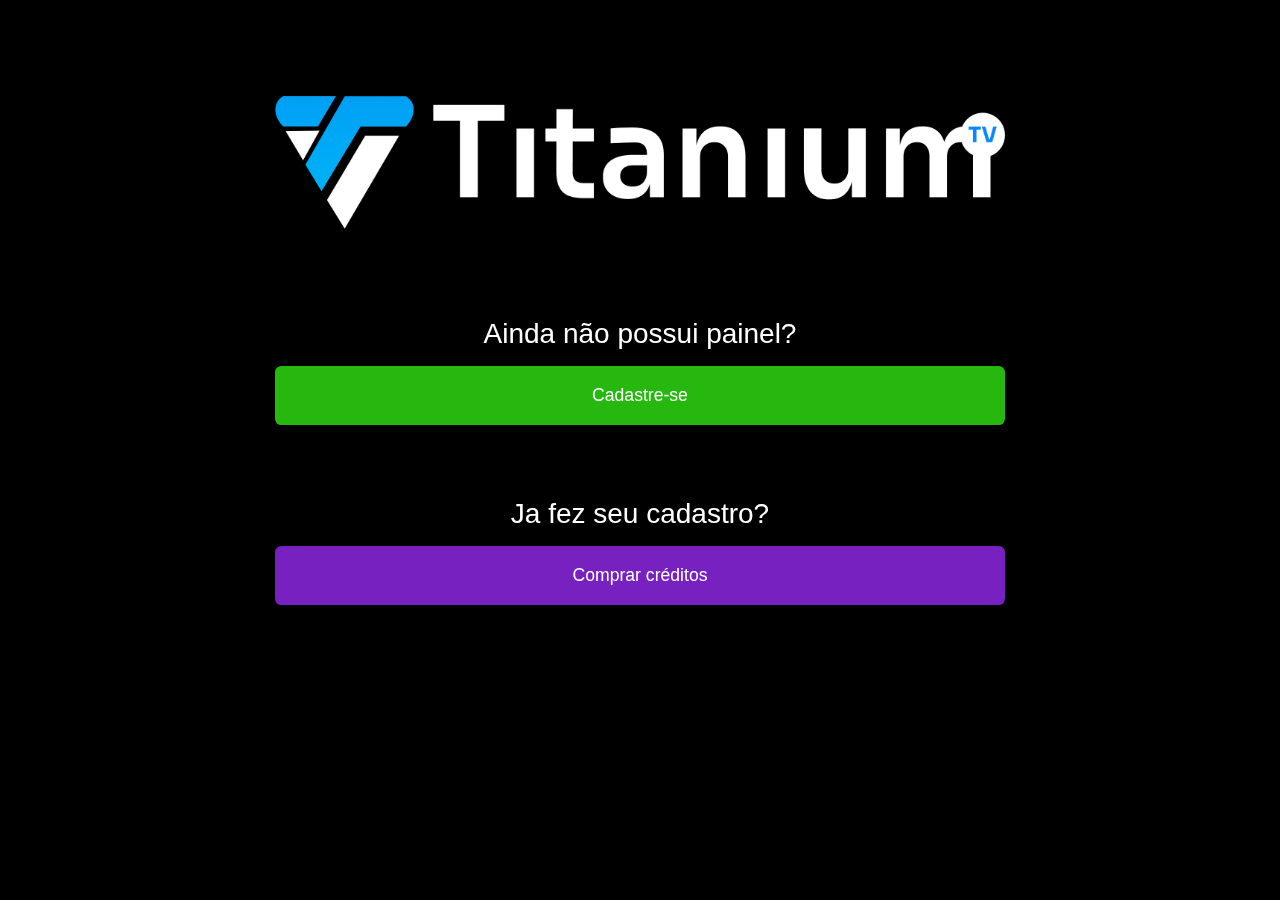
<file: index.html>
<!DOCTYPE html>
<html lang="pt-br" class="link-html" dir="ltr">
    
<!-- Mirrored from biio.pro/iniciotinta by HTTrack Website Copier/3.x [XR&CO'2014], Mon, 21 Oct 2024 03:32:59 GMT -->
<!-- Added by HTTrack --><meta http-equiv="content-type" content="text/html;charset=UTF-8" /><!-- /Added by HTTrack -->
<head>
        <title>Revendedor - Titanium TV</title>
        <base >
        <meta charset="UTF-8">
        <meta name="viewport" content="width=device-width, initial-scale=1, shrink-to-fit=no" />

        
                    <meta name="description" content="Adquira seus créditos de forma rápida e segura" />
                
                    <!-- Open Graph / Facebook / Twitter -->
                                                <meta property="og:type" content="website" />
                    <meta property="twitter:type" content="website" />
                                                                <meta property="og:url" content="iniciotinta.html" />
                    <meta property="twitter:url" content="iniciotinta.html" />
                                                                <meta property="og:title" content="Revendedor - Titanium TV" />
                    <meta property="twitter:title" content="Revendedor - Titanium TV" />
                                                                <meta property="og:description" content="Adquira seus créditos de forma rápida e segura" />
                    <meta property="twitter:description" content="Adquira seus créditos de forma rápida e segura" />
                                                                <meta property="og:image" content="uploads/block_images/502257529846c077624e61a859af6b46.png" />
                    <meta property="twitter:image" content="uploads/block_images/502257529846c077624e61a859af6b46.png" />
                                    
        
                    <link href="uploads/favicons/0bd0e2345a34f9014f36c949fd679ac2.png" rel="shortcut icon" />
        
                    <link href="themes/altum/assets/css/bootstrap.mindae4.css?v=301" rel="stylesheet" media="screen,print">
                    <link href="themes/altum/assets/css/customdae4.css?v=301" rel="stylesheet" media="screen,print">
                    <link href="themes/altum/assets/css/link-customdae4.css?v=301" rel="stylesheet" media="screen,print">
                    <link href="themes/altum/assets/css/animate.mindae4.css?v=301" rel="stylesheet" media="screen,print">
        
                                
            <style>html, body {font-family: '', "Helvetica Neue", Arial, sans-serif !important;}</style>
                <style>html {font-size: 16px !important;}</style>

        
        
        
        
            </head>
    

    

                
    
<body class=" link-body " style="background: #000000;background-attachment: scroll;backdrop-filter: blur(0px) brightness(100%);">


<div class="container animate__animated animate__fadeIn">
    <div class="row d-flex justify-content-center text-center">
        <div class="col-md-8 link-content ">

            
            <main id="links" class="my-2">
                <div class="row">
                    
                                            
                        
                            
                            
<div id="biolink_block_id_7949" data-biolink-block-id="7949" class="col-12 my-2">
    <h1 class="h1 m-0 text-break" style="color: #ffffff; text-align: center;" data-text data-text-color data-text-alignment>
                    </h1>
</div>


                        
                            
                            
<div id="biolink_block_id_7955" data-biolink-block-id="7955" class="col-12 my-2">
    <h1 class="h1 m-0 text-break" style="color: #ffffff; text-align: center;" data-text data-text-color data-text-alignment>
                    </h1>
</div>


                        
                            
                            
<div id="biolink_block_id_7952" data-biolink-block-id="7952" class="col-12 my-2">
    <h1 class="h1 m-0 text-break" style="color: #ffffff; text-align: center;" data-text data-text-color data-text-alignment>
                    </h1>
</div>


                        
                            
                            
<div id="biolink_block_id_7948" data-biolink-block-id="7948" class="col-12 my-2">
        <img src="uploads/block_images/31d899c855f01bc095af8029b85fffe3.png" class="img-fluid rounded" alt="Titanium" loading="lazy" />
    </div>


                        
                            
                            
<div id="biolink_block_id_7950" data-biolink-block-id="7950" class="col-12 my-2">
    <h1 class="h1 m-0 text-break" style="color: #ffffff; text-align: center;" data-text data-text-color data-text-alignment>
                    </h1>
</div>


                        
                            
                            
<div id="biolink_block_id_7959" data-biolink-block-id="7959" class="col-12 my-2">
    <div class="card link-btn-rounded" style="border-width: 0px;border-color: #000000;border-style: solid;background: #000000;box-shadow: 0px 0px 20px 0px #00000010" data-border-width data-border-radius data-border-style data-border-color data-border-shadow data-background-color>
        <div class="card-body text-break" style="color: #ffffff; text-align: center;" data-text data-text-color data-text-alignment>
                    </div>
    </div>
</div>

                        
                            
                            
<div id="biolink_block_id_7951" data-biolink-block-id="7951" class="col-12 my-2">
    <h3 class="h3 m-0 text-break" style="color: #ffffff; text-align: center;" data-text data-text-color data-text-alignment>
            Ainda não possui painel?        </h3>
</div>


                        
                            
                            
<div id="biolink_block_id_7954" data-biolink-block-id="7954" class="col-12 my-2">
    <a href="https://revendedor.playertitanium.com/" data-track-biolink-block-id="7954" target="_self" rel="dofollow" class="btn btn-block btn-primary link-btn link-hover-animation-smooth link-btn-rounded  animate__animated animate__ animate__false animate__delay-2s" style="background: #27B80F;color: #FFFFFF;border-width: 0px;border-color: #000000;border-style: solid;box-shadow: 0px 0px 20px 0px #00000010;text-align: center;" data-text-color data-border-width data-border-radius data-border-style data-border-color data-border-shadow data-animation data-background-color data-text-alignment>
        <div class="link-btn-image-wrapper link-btn-rounded" style="display: none;">
            <img src="#" class="link-btn-image" loading="lazy" />
        </div>

        <span data-icon>
                    </span>

        <span data-name>Cadastre-se</span>
    </a>
</div>

                        
                            
                            
<div id="biolink_block_id_7957" data-biolink-block-id="7957" class="col-12 my-2">
    <div class="card link-btn-rounded" style="border-width: 0px;border-color: #000000;border-style: solid;background: #000000;box-shadow: 0px 0px 20px 0px #00000010" data-border-width data-border-radius data-border-style data-border-color data-border-shadow data-background-color>
        <div class="card-body text-break" style="color: #ffffff; text-align: center;" data-text data-text-color data-text-alignment>
                    </div>
    </div>
</div>

                        
                            
                            
<div id="biolink_block_id_7958" data-biolink-block-id="7958" class="col-12 my-2">
    <h3 class="h3 m-0 text-break" style="color: #ffffff; text-align: center;" data-text data-text-color data-text-alignment>
            Ja fez seu cadastro?        </h3>
</div>


                        
                            
                            
<div id="biolink_block_id_7956" data-biolink-block-id="7956" class="col-12 my-2">
    <a href="https://revendedor.playertitanium.com/" data-track-biolink-block-id="7956" target="_self" rel="dofollow" class="btn btn-block btn-primary link-btn link-hover-animation-smooth link-btn-rounded  animate__animated animate__ animate__false animate__delay-2s" style="background: #7621C0;color: #FFFFFF;border-width: 0px;border-color: #000000;border-style: solid;box-shadow: 0px 0px 20px 0px #00000010;text-align: center;" data-text-color data-border-width data-border-radius data-border-style data-border-color data-border-shadow data-animation data-background-color data-text-alignment>
        <div class="link-btn-image-wrapper link-btn-rounded" style="display: none;">
            <img src="#" class="link-btn-image" loading="lazy" />
        </div>

        <span data-icon>
                    </span>

        <span data-name>Comprar créditos</span>
    </a>
</div>

                                                            </div>
            </main>

            
            <footer id="footer" class="link-footer">
                
                <div id="branding" class="link-footer-branding">
                                            
                            
                            <!DOCTYPE html>
<html lang="pt-br">
<head>
    <meta charset="UTF-8">
    <meta name="viewport" content="width=device-width, initial-scale=1.0">
    <style>
        body {
            margin: 0;
            padding: 0;
            font-family: Arial, sans-serif;
        }

        footer {
            padding: 10px;
            text-align: center;
        }

        .footer-button {
            display: inline-block;
            color: #fff; /* Cor do texto */
            padding: 15px 30px; /* Aumenta a largura do botão */
            border-radius: 100px; /* Cantos 100% arredondados */
            text-decoration: none;
            position: relative;
            overflow: hidden;
            background-color: #AA6BFB; /* Cor do botão */
            border: 2px solid #fff; /* Borda branca */
            box-shadow: 0 4px 8px rgba(0, 0, 0, 0.2); /* Sombra leve */
            animation: bounce 4.0s infinite;
        }

        @keyframes bounce {
            0%, 20%, 50%, 80%, 100% {
                transform: translateY(0);
            }
            40% {
                transform: translateY(-20px);
            }
            60% {
                transform: translateY(-10px);
            }
        }

        .footer-button img {
            height: 20px; /* Ajuste a altura conforme necessário */
            margin-right: 10px;
        }

        .footer-text {
            vertical-align: middle;
        }
    </style>
</head>
<body>



</body>

<!-- Mirrored from biio.pro/iniciotinta by HTTrack Website Copier/3.x [XR&CO'2014], Mon, 21 Oct 2024 03:33:02 GMT -->
</html>                                                            </div>
            </footer>

        </div>
    </div>
</div>

</body>



    
<input type="hidden" name="global_site_url" value="https://biio.pro/" />
<input type="hidden" name="global_url" value="https://biio.pro/" />
<input type="hidden" name="global_token" value="03d0245361ac15381d53b079faa75e7e" />
<input type="hidden" name="global_number_decimal_point" value="." />
<input type="hidden" name="global_number_thousands_separator" value="," />

<script>
    /* Some global variables */
    window.altum = {};
    let global_token = document.querySelector('input[name="global_token"]').value;
    let site_url = document.querySelector('input[name="global_site_url"]').value;
    let url = document.querySelector('input[name="global_url"]').value;
    let decimal_point = document.querySelector('[name="global_number_decimal_point"]').value;
    let thousands_separator = document.querySelector('[name="global_number_thousands_separator"]').value;
</script>

            <script src="themes/altum/assets/js/libraries/jquery.mindae4.js?v=301"></script>
            <script src="themes/altum/assets/js/libraries/popper.mindae4.js?v=301"></script>
            <script src="themes/altum/assets/js/libraries/bootstrap.mindae4.js?v=301"></script>
            <script src="themes/altum/assets/js/customdae4.js?v=301"></script>
            <script src="themes/altum/assets/js/libraries/fontawesome.mindae4.js?v=301"></script>
            <script src="themes/altum/assets/js/libraries/fontawesome-solid.mindae4.js?v=301"></script>
            <script src="themes/altum/assets/js/libraries/fontawesome-brands.mindae4.js?v=301"></script>
    
    <script>
    /* Internal tracking for biolink page blocks */
    document.querySelectorAll('a[data-track-biolink-block-id]').forEach(element => {
        element.addEventListener('click', event => {
            let biolink_block_id = event.currentTarget.getAttribute('data-track-biolink-block-id');
            navigator.sendBeacon(`${site_url}l/link?biolink_block_id=${biolink_block_id}&no_redirect`);
        });
    });

    /* Fix CSS when using scroll for background attachment on long content */
    if(document.body.offsetHeight > window.innerHeight) {
        let background_attachment = document.querySelector('body').style.backgroundAttachment;
        if(background_attachment == 'scroll') {
            document.documentElement.style.height = 'auto';
        }
    }
</script>


    <script src="themes/altum/assets/js/libraries/cookieconsentdae4.js?v=301"></script>
    <link href="themes/altum/assets/css/libraries/cookieconsentdae4.css?v=301" rel="stylesheet" media="screen">
    <style>
        :root {
            --cc-font-family: inherit;
            --cc-bg: var(--white);
            --cc-separator-border-color: var(--white);

            --cc-modal-border-radius: var(--border-radius);
            --cc-btn-border-radius: var(--border-radius);

            --cc-primary-color:var(--gray-700);
            --cc-secondary-color:var(--gray-600);

            --cc-btn-primary-color: var(--white);
            --cc-btn-primary-bg: var(--primary);
            --cc-btn-primary-hover-bg: var(--primary-600);
            --cc-btn-primary-color-bg: var(--white);
            --cc-btn-primary-hover-color: var(--white);

            --cc-btn-secondary-bg:var(--gray-300);
            --cc-btn-secondary-hover-bg:var(--gray-400);

            --cc-btn-secondary-hover-color: var(--black);
            --cc-btn-secondary-hover-border-color: var(--cc-btn-secondary-hover-bg);
        }

        .cc--darkmode {
            --cc-bg: var(--white);
        }
    </style>

    
    </html>
</file>
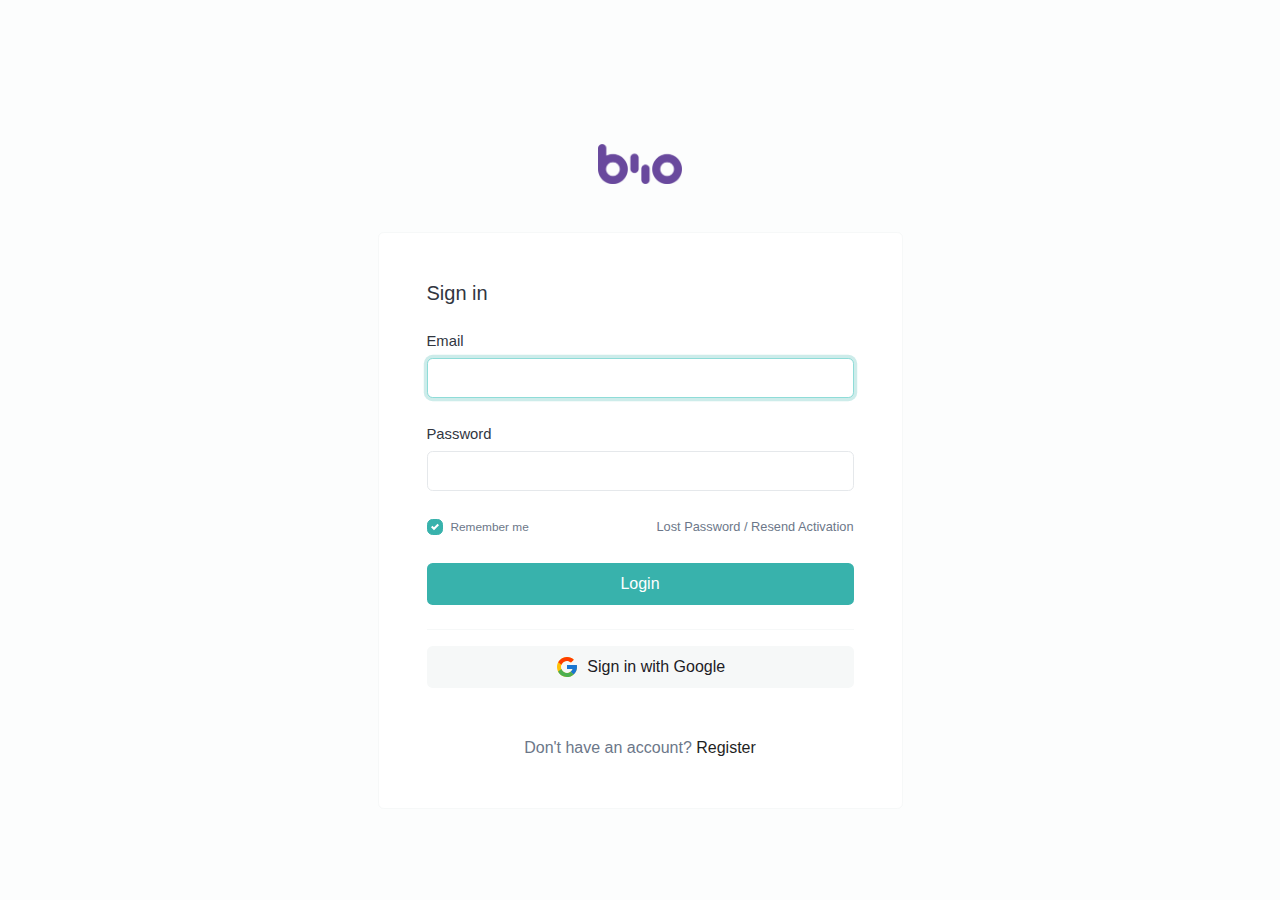
<file: en/login.html>
<!DOCTYPE html>
<html lang="en" dir="ltr" class="h-100">

<!-- Mirrored from biio.pro/en/login by HTTrack Website Copier/3.x [XR&CO'2014], Mon, 21 Oct 2024 03:33:36 GMT -->
<!-- Added by HTTrack --><meta http-equiv="content-type" content="text/html;charset=UTF-8" /><!-- /Added by HTTrack -->
<head>
    <title>Sign in - Biio</title>
    <base >
    <meta charset="UTF-8">
    <meta name="viewport" content="width=device-width, initial-scale=1, shrink-to-fit=no" />

    
        
    

    
            <meta name="robots" content="noarchive">
    
    <link rel="alternate" href="../login.html" hreflang="x-default" />
                                        <link rel="alternate" href="login.html" hreflang="en" />
                                            
            <link href="../uploads/main/e134fe3e5582fbbaad76764573a02f52.png" rel="shortcut icon" />
    
    <link href="../themes/altum/assets/css/bootstrap.mindae4.css?v=301" id="css_theme_style" rel="stylesheet" media="screen,print">
            <link href="../themes/altum/assets/css/customdae4.css?v=301" rel="stylesheet" media="screen">
    
    
    
    </head>

<body class=" bg-gray-50 login-background " data-theme-style="light">

                    <div data-announcement="guests" class="announcement-wrapper py-3" style="background-color: #68489C;">
            <div class="container d-flex justify-content-center position-relative">
                <div class="row w-100">
                    <div class="col">
                        <div class="text-center" style="color: #FFFFFF;"><b>Agora ficou mais fácil criar suas páginas. Use nossos modelos!</b> 😍</div>
                    </div>
                    <div class="col-auto px-0">
                        <div>
                            <button data-announcement-close="guests" data-announcement-id="c4b198c3315a7b6923533dece2d3f648" type="button" class="close" data-dismiss="alert" data-toggle="tooltip" title="Close" data-tooltip-hide-on-click>
                                <i class="fas fa-sm fa-times" style="color: #FFFFFF; opacity: .5;"></i>
                            </button>
                        </div>
                    </div>
                </div>
            </div>
        </div>
        
    

    

<main class="altum-animate altum-animate-fill-none altum-animate-fade-in py-6">
    <div class="container">
        <div class="d-flex flex-column align-items-center">
            <div class="col-xs-12 col-md-10 col-lg-7 col-xl-6">

                <div class="mb-5 text-center">
                    <a href="index.html" class="text-decoration-none text-dark">
                                                    <img src="../uploads/main/b53f97a8b0e4e4e732222768d48ba52b.png" class="img-fluid navbar-logo" alt="Website Logo" />
                                            </a>
                </div>

                <div class="card">
                    <div class="card-body p-5">
                        


<h1 class="h5">Sign in</h1>

<form action="#" method="post" class="mt-4" role="form">
    
        <div class="form-group">
            <label for="email">Email</label>
            <input id="email" type="text" name="email" class="form-control " value="" required="required" autofocus="autofocus" />
                    </div>

        <div class="form-group">
            <label for="password">Password</label>
            <input id="password" type="password" name="password" class="form-control " value="" required="required" />
                    </div>

        
        <div class="d-flex flex-column flex-md-row justify-content-between align-items-md-center">
            <div class="custom-control custom-checkbox" data-toggle="tooltip" title="A cookie will remember you for 30 days on your browser." data-tooltip-hide-on-click>
                <input type="checkbox" name="rememberme" class="custom-control-input" id="rememberme" checked="checked">
                <label class="custom-control-label" for="rememberme"><small class="text-muted">Remember me</small></label>
            </div>

            <small class="text-muted">
                <a href="lost-password1937.html?redirect=pay/37" class="text-muted">Lost Password</a>
                                    / <a href="resend-activation1937.html?redirect=pay/37" class="text-muted" role="button">Resend Activation</a>
                            </small>
        </div>

        <div class="form-group mt-4">
            <button type="submit" name="submit" class="btn btn-primary btn-block my-1" >Login</button>
        </div>
    
            <hr class="border-gray-100 my-3" />

        <div class="">
                                        <div class="mt-2">
                    <a href="https://accounts.google.com/o/oauth2/v2/auth?response_type=code&amp;client_id=759165727769-ide9hp56vh62e6tgpufpg7k7u7da4ism.apps.googleusercontent.com&amp;redirect_uri=https%3A%2F%2Fbiio.pro%2Flogin%2Fgoogle&amp;scope=email+profile&amp;access_type=offline&amp;state=HA-AIK95RVMW4LBH3EYG2TJFS86D7NUX01ZPOCQ" class="btn btn-light btn-block">
                        <img src="../themes/altum/assets/images/google.svg" class="mr-1" />
                        Sign in with Google                    </a>
                </div>
                                                                    </div>
    </form>

    <div class="mt-5 text-center text-muted">
        Don't have an account? <a href="register1937.html?redirect=pay/37" class="font-weight-bold">Register</a></a>
    </div>

                    </div>
                </div>

            </div>
        </div>
    </div>
</main>



<input type="hidden" name="global_site_url" value="../index.html" />
<input type="hidden" name="global_url" value="index.html" />
<input type="hidden" name="global_token" value="03d0245361ac15381d53b079faa75e7e" />
<input type="hidden" name="global_number_decimal_point" value="." />
<input type="hidden" name="global_number_thousands_separator" value="," />

<script>
    /* Some global variables */
    window.altum = {};
    let global_token = document.querySelector('input[name="global_token"]').value;
    let site_url = document.querySelector('input[name="global_site_url"]').value;
    let url = document.querySelector('input[name="global_url"]').value;
    let decimal_point = document.querySelector('[name="global_number_decimal_point"]').value;
    let thousands_separator = document.querySelector('[name="global_number_thousands_separator"]').value;
</script>

    <script src="../themes/altum/assets/js/libraries/jquery.slim.mindae4.js?v=301"></script>
    <script src="../themes/altum/assets/js/libraries/popper.mindae4.js?v=301"></script>
    <script src="../themes/altum/assets/js/libraries/bootstrap.mindae4.js?v=301"></script>
    <script src="../themes/altum/assets/js/customdae4.js?v=301"></script>
    <script src="../themes/altum/assets/js/libraries/fontawesome.mindae4.js?v=301"></script>
    <script src="../themes/altum/assets/js/libraries/fontawesome-solid.mindae4.js?v=301"></script>
    <script src="../themes/altum/assets/js/libraries/fontawesome-brands.modifieddae4.js?v=301"></script>

    <script>
        document.querySelector('[data-announcement-close]').addEventListener('click', event => {
            let type = event.currentTarget.getAttribute('data-announcement-close');
            let id = event.currentTarget.getAttribute('data-announcement-id');
            document.querySelector(`[data-announcement="${type}"]`).style.display = 'none';
            set_cookie(`announcement_${type}_id`, id, 15, "#\/");
        })
    </script>
        <script src="../themes/altum/assets/js/libraries/cookieconsentdae4.js?v=301"></script>
    <link href="../themes/altum/assets/css/libraries/cookieconsentdae4.css?v=301" rel="stylesheet" media="screen">
    <style>
        :root {
            --cc-font-family: inherit;
            --cc-bg: var(--white);
            --cc-separator-border-color: var(--white);

            --cc-modal-border-radius: var(--border-radius);
            --cc-btn-border-radius: var(--border-radius);

            --cc-primary-color:var(--gray-700);
            --cc-secondary-color:var(--gray-600);

            --cc-btn-primary-color: var(--white);
            --cc-btn-primary-bg: var(--primary);
            --cc-btn-primary-hover-bg: var(--primary-600);
            --cc-btn-primary-color-bg: var(--white);
            --cc-btn-primary-hover-color: var(--white);

            --cc-btn-secondary-bg:var(--gray-300);
            --cc-btn-secondary-hover-bg:var(--gray-400);

            --cc-btn-secondary-hover-color: var(--black);
            --cc-btn-secondary-hover-border-color: var(--cc-btn-secondary-hover-bg);
        }

        .cc--darkmode {
            --cc-bg: var(--white);
        }
    </style>

    <script>
        window.addEventListener('load', () => {
            let language_code = document.documentElement.getAttribute('lang');
            let language_direction = document.documentElement.getAttribute('dir');
            let translations = {};

            translations[language_code] = {
                consentModal: {
                    title: "We use cookies \ud83c\udf6a",
                    description: "Hi, this website uses essential cookies to ensure its proper operation and tracking cookies to understand how you interact with it. The latter will be set only after consent.",
                    acceptAllBtn: "Accept all",
                    acceptNecessaryBtn: "Reject all",
                    showPreferencesBtn: "Customize",
                },

                preferencesModal: {
                    title: "Cookie preferences",
                    acceptAllBtn: "Accept all",
                    acceptNecessaryBtn: "Reject all",
                    savePreferencesBtn: "Save settings",
                    closeIconLabel: "Close",
                    sections: [
                        {
                            title: "Cookie usage \ud83d\udce2",
                            description: "We use cookies to ensure the basic functionalities of the website and to enhance your online experience. You can choose for each category to opt-in\/out whenever you want. For more details relative to cookies and other sensitive data, please read the full <a href=\"https:\/\/site.biio.pro\/privacidade\" class=\"cc-link\">privacy policy<\/a>."                        },

                        {
                            title: "Strictly necessary cookies",
                            description: "These cookies are essential for the proper functioning of my website. Without these cookies, the website would not work properly.",
                            linkedCategory: 'necessary'
                        },

                                                {
                            title: "Performance and Analytics cookies",
                            description: "These cookies allow the website to remember the choices you have made in the past.",
                            linkedCategory: 'analytics'
                        },
                        
                                                {
                            title: "Advertisement and Targeting cookies",
                            description: "These cookies collect information about how you use the website, which pages you visited and which links you clicked on. All of the data is anonymized and cannot be used to identify you.",
                            linkedCategory: 'targeting'
                        },
                                            ]
                }
            };

            CookieConsent.run({
                categories: {
                    necessary: {
                        enabled: true,
                        readOnly: true,
                    },
                    analytics: {},
                    targeting: {},
                },

                language: {
                    rtl: language_direction == 'rtl' ? language_code : null,
                    default: language_code,
                    autoDetect: 'document',
                    translations
                },

                                onFirstConsent: () => {
                    const preferences = CookieConsent.getUserPreferences();

                    if(!get_cookie('cookie_consent_logged')) {
                        navigator.sendBeacon(`${url}cookie-consent`, JSON.stringify({global_token, level: preferences.acceptedCategories}));
                        set_cookie('cookie_consent_logged', '1', 182, "#\/");
                    }
                },
                onChange: () => {
                    const preferences = CookieConsent.getUserPreferences();

                    navigator.sendBeacon(`${url}cookie-consent`, JSON.stringify({global_token, level: preferences.acceptedCategories}));
                    set_cookie('cookie_consent_logged', '1', 182, "#\/");
                },
                
                guiOptions: {
                    consentModal: {
                        layout: "cloud",
                        position: "bottom right",
                        flipButtons: false
                    },
                    preferencesModal: {
                        layout: 'box',
                    }
                },
            });
        });
    </script>
    </body>

<!-- Mirrored from biio.pro/en/login by HTTrack Website Copier/3.x [XR&CO'2014], Mon, 21 Oct 2024 03:33:38 GMT -->
</html>
</file>
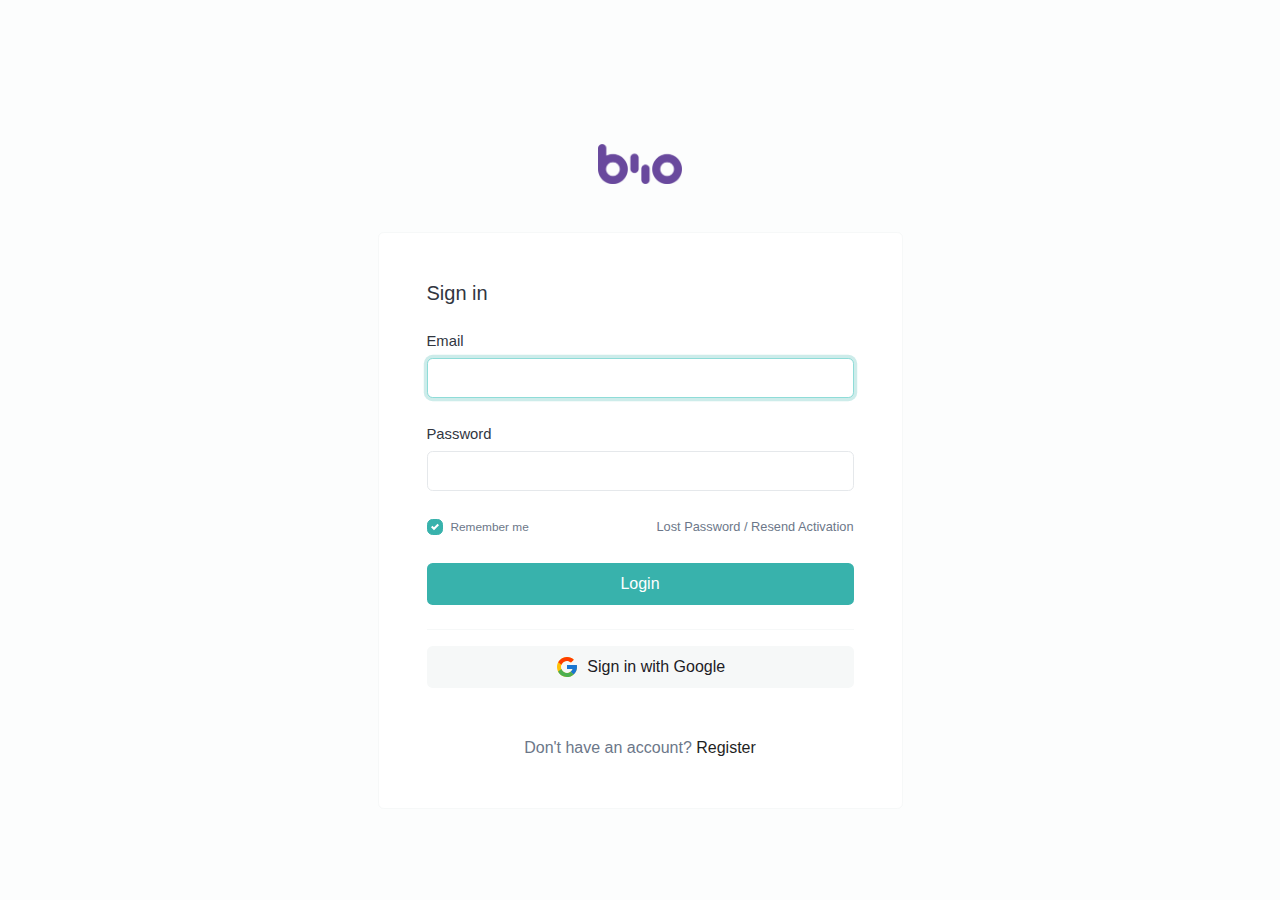
<file: en/login1937.html>
<!DOCTYPE html>
<html lang="en" dir="ltr" class="h-100">

<!-- Mirrored from biio.pro/en/login?redirect=pay/37 by HTTrack Website Copier/3.x [XR&CO'2014], Mon, 21 Oct 2024 03:33:56 GMT -->
<!-- Added by HTTrack --><meta http-equiv="content-type" content="text/html;charset=UTF-8" /><!-- /Added by HTTrack -->
<head>
    <title>Sign in - Biio</title>
    <base >
    <meta charset="UTF-8">
    <meta name="viewport" content="width=device-width, initial-scale=1, shrink-to-fit=no" />

    
        
    

    
            <meta name="robots" content="noarchive">
    
    <link rel="alternate" href="../login.html" hreflang="x-default" />
                                        <link rel="alternate" href="login.html" hreflang="en" />
                                            
            <link href="../uploads/main/e134fe3e5582fbbaad76764573a02f52.png" rel="shortcut icon" />
    
    <link href="../themes/altum/assets/css/bootstrap.mindae4.css?v=301" id="css_theme_style" rel="stylesheet" media="screen,print">
            <link href="../themes/altum/assets/css/customdae4.css?v=301" rel="stylesheet" media="screen">
    
    
    
    </head>

<body class=" bg-gray-50 login-background " data-theme-style="light">

                    <div data-announcement="guests" class="announcement-wrapper py-3" style="background-color: #68489C;">
            <div class="container d-flex justify-content-center position-relative">
                <div class="row w-100">
                    <div class="col">
                        <div class="text-center" style="color: #FFFFFF;"><b>Agora ficou mais fácil criar suas páginas. Use nossos modelos!</b> 😍</div>
                    </div>
                    <div class="col-auto px-0">
                        <div>
                            <button data-announcement-close="guests" data-announcement-id="c4b198c3315a7b6923533dece2d3f648" type="button" class="close" data-dismiss="alert" data-toggle="tooltip" title="Close" data-tooltip-hide-on-click>
                                <i class="fas fa-sm fa-times" style="color: #FFFFFF; opacity: .5;"></i>
                            </button>
                        </div>
                    </div>
                </div>
            </div>
        </div>
        
    

    

<main class="altum-animate altum-animate-fill-none altum-animate-fade-in py-6">
    <div class="container">
        <div class="d-flex flex-column align-items-center">
            <div class="col-xs-12 col-md-10 col-lg-7 col-xl-6">

                <div class="mb-5 text-center">
                    <a href="index.html" class="text-decoration-none text-dark">
                                                    <img src="../uploads/main/b53f97a8b0e4e4e732222768d48ba52b.png" class="img-fluid navbar-logo" alt="Website Logo" />
                                            </a>
                </div>

                <div class="card">
                    <div class="card-body p-5">
                        


<h1 class="h5">Sign in</h1>

<form action="#" method="post" class="mt-4" role="form">
    
        <div class="form-group">
            <label for="email">Email</label>
            <input id="email" type="text" name="email" class="form-control " value="" required="required" autofocus="autofocus" />
                    </div>

        <div class="form-group">
            <label for="password">Password</label>
            <input id="password" type="password" name="password" class="form-control " value="" required="required" />
                    </div>

        
        <div class="d-flex flex-column flex-md-row justify-content-between align-items-md-center">
            <div class="custom-control custom-checkbox" data-toggle="tooltip" title="A cookie will remember you for 30 days on your browser." data-tooltip-hide-on-click>
                <input type="checkbox" name="rememberme" class="custom-control-input" id="rememberme" checked="checked">
                <label class="custom-control-label" for="rememberme"><small class="text-muted">Remember me</small></label>
            </div>

            <small class="text-muted">
                <a href="lost-password1937.html?redirect=pay/37" class="text-muted">Lost Password</a>
                                    / <a href="resend-activation1937.html?redirect=pay/37" class="text-muted" role="button">Resend Activation</a>
                            </small>
        </div>

        <div class="form-group mt-4">
            <button type="submit" name="submit" class="btn btn-primary btn-block my-1" >Login</button>
        </div>
    
            <hr class="border-gray-100 my-3" />

        <div class="">
                                        <div class="mt-2">
                    <a href="https://accounts.google.com/o/oauth2/v2/auth?response_type=code&amp;client_id=759165727769-ide9hp56vh62e6tgpufpg7k7u7da4ism.apps.googleusercontent.com&amp;redirect_uri=https%3A%2F%2Fbiio.pro%2Flogin%2Fgoogle&amp;scope=email+profile&amp;access_type=offline&amp;state=HA-OH8GAP7TDEXLZNBIUQF6C5931S4VRYMJW2K0" class="btn btn-light btn-block">
                        <img src="../themes/altum/assets/images/google.svg" class="mr-1" />
                        Sign in with Google                    </a>
                </div>
                                                                    </div>
    </form>

    <div class="mt-5 text-center text-muted">
        Don't have an account? <a href="register1937.html?redirect=pay/37" class="font-weight-bold">Register</a></a>
    </div>

                    </div>
                </div>

            </div>
        </div>
    </div>
</main>



<input type="hidden" name="global_site_url" value="../index.html" />
<input type="hidden" name="global_url" value="index.html" />
<input type="hidden" name="global_token" value="03d0245361ac15381d53b079faa75e7e" />
<input type="hidden" name="global_number_decimal_point" value="." />
<input type="hidden" name="global_number_thousands_separator" value="," />

<script>
    /* Some global variables */
    window.altum = {};
    let global_token = document.querySelector('input[name="global_token"]').value;
    let site_url = document.querySelector('input[name="global_site_url"]').value;
    let url = document.querySelector('input[name="global_url"]').value;
    let decimal_point = document.querySelector('[name="global_number_decimal_point"]').value;
    let thousands_separator = document.querySelector('[name="global_number_thousands_separator"]').value;
</script>

    <script src="../themes/altum/assets/js/libraries/jquery.slim.mindae4.js?v=301"></script>
    <script src="../themes/altum/assets/js/libraries/popper.mindae4.js?v=301"></script>
    <script src="../themes/altum/assets/js/libraries/bootstrap.mindae4.js?v=301"></script>
    <script src="../themes/altum/assets/js/customdae4.js?v=301"></script>
    <script src="../themes/altum/assets/js/libraries/fontawesome.mindae4.js?v=301"></script>
    <script src="../themes/altum/assets/js/libraries/fontawesome-solid.mindae4.js?v=301"></script>
    <script src="../themes/altum/assets/js/libraries/fontawesome-brands.modifieddae4.js?v=301"></script>

    <script>
        document.querySelector('[data-announcement-close]').addEventListener('click', event => {
            let type = event.currentTarget.getAttribute('data-announcement-close');
            let id = event.currentTarget.getAttribute('data-announcement-id');
            document.querySelector(`[data-announcement="${type}"]`).style.display = 'none';
            set_cookie(`announcement_${type}_id`, id, 15, "#\/");
        })
    </script>
        <script src="../themes/altum/assets/js/libraries/cookieconsentdae4.js?v=301"></script>
    <link href="../themes/altum/assets/css/libraries/cookieconsentdae4.css?v=301" rel="stylesheet" media="screen">
    <style>
        :root {
            --cc-font-family: inherit;
            --cc-bg: var(--white);
            --cc-separator-border-color: var(--white);

            --cc-modal-border-radius: var(--border-radius);
            --cc-btn-border-radius: var(--border-radius);

            --cc-primary-color:var(--gray-700);
            --cc-secondary-color:var(--gray-600);

            --cc-btn-primary-color: var(--white);
            --cc-btn-primary-bg: var(--primary);
            --cc-btn-primary-hover-bg: var(--primary-600);
            --cc-btn-primary-color-bg: var(--white);
            --cc-btn-primary-hover-color: var(--white);

            --cc-btn-secondary-bg:var(--gray-300);
            --cc-btn-secondary-hover-bg:var(--gray-400);

            --cc-btn-secondary-hover-color: var(--black);
            --cc-btn-secondary-hover-border-color: var(--cc-btn-secondary-hover-bg);
        }

        .cc--darkmode {
            --cc-bg: var(--white);
        }
    </style>

    <script>
        window.addEventListener('load', () => {
            let language_code = document.documentElement.getAttribute('lang');
            let language_direction = document.documentElement.getAttribute('dir');
            let translations = {};

            translations[language_code] = {
                consentModal: {
                    title: "We use cookies \ud83c\udf6a",
                    description: "Hi, this website uses essential cookies to ensure its proper operation and tracking cookies to understand how you interact with it. The latter will be set only after consent.",
                    acceptAllBtn: "Accept all",
                    acceptNecessaryBtn: "Reject all",
                    showPreferencesBtn: "Customize",
                },

                preferencesModal: {
                    title: "Cookie preferences",
                    acceptAllBtn: "Accept all",
                    acceptNecessaryBtn: "Reject all",
                    savePreferencesBtn: "Save settings",
                    closeIconLabel: "Close",
                    sections: [
                        {
                            title: "Cookie usage \ud83d\udce2",
                            description: "We use cookies to ensure the basic functionalities of the website and to enhance your online experience. You can choose for each category to opt-in\/out whenever you want. For more details relative to cookies and other sensitive data, please read the full <a href=\"https:\/\/site.biio.pro\/privacidade\" class=\"cc-link\">privacy policy<\/a>."                        },

                        {
                            title: "Strictly necessary cookies",
                            description: "These cookies are essential for the proper functioning of my website. Without these cookies, the website would not work properly.",
                            linkedCategory: 'necessary'
                        },

                                                {
                            title: "Performance and Analytics cookies",
                            description: "These cookies allow the website to remember the choices you have made in the past.",
                            linkedCategory: 'analytics'
                        },
                        
                                                {
                            title: "Advertisement and Targeting cookies",
                            description: "These cookies collect information about how you use the website, which pages you visited and which links you clicked on. All of the data is anonymized and cannot be used to identify you.",
                            linkedCategory: 'targeting'
                        },
                                            ]
                }
            };

            CookieConsent.run({
                categories: {
                    necessary: {
                        enabled: true,
                        readOnly: true,
                    },
                    analytics: {},
                    targeting: {},
                },

                language: {
                    rtl: language_direction == 'rtl' ? language_code : null,
                    default: language_code,
                    autoDetect: 'document',
                    translations
                },

                                onFirstConsent: () => {
                    const preferences = CookieConsent.getUserPreferences();

                    if(!get_cookie('cookie_consent_logged')) {
                        navigator.sendBeacon(`${url}cookie-consent`, JSON.stringify({global_token, level: preferences.acceptedCategories}));
                        set_cookie('cookie_consent_logged', '1', 182, "#\/");
                    }
                },
                onChange: () => {
                    const preferences = CookieConsent.getUserPreferences();

                    navigator.sendBeacon(`${url}cookie-consent`, JSON.stringify({global_token, level: preferences.acceptedCategories}));
                    set_cookie('cookie_consent_logged', '1', 182, "#\/");
                },
                
                guiOptions: {
                    consentModal: {
                        layout: "cloud",
                        position: "bottom right",
                        flipButtons: false
                    },
                    preferencesModal: {
                        layout: 'box',
                    }
                },
            });
        });
    </script>
    </body>

<!-- Mirrored from biio.pro/en/login?redirect=pay/37 by HTTrack Website Copier/3.x [XR&CO'2014], Mon, 21 Oct 2024 03:33:57 GMT -->
</html>
</file>
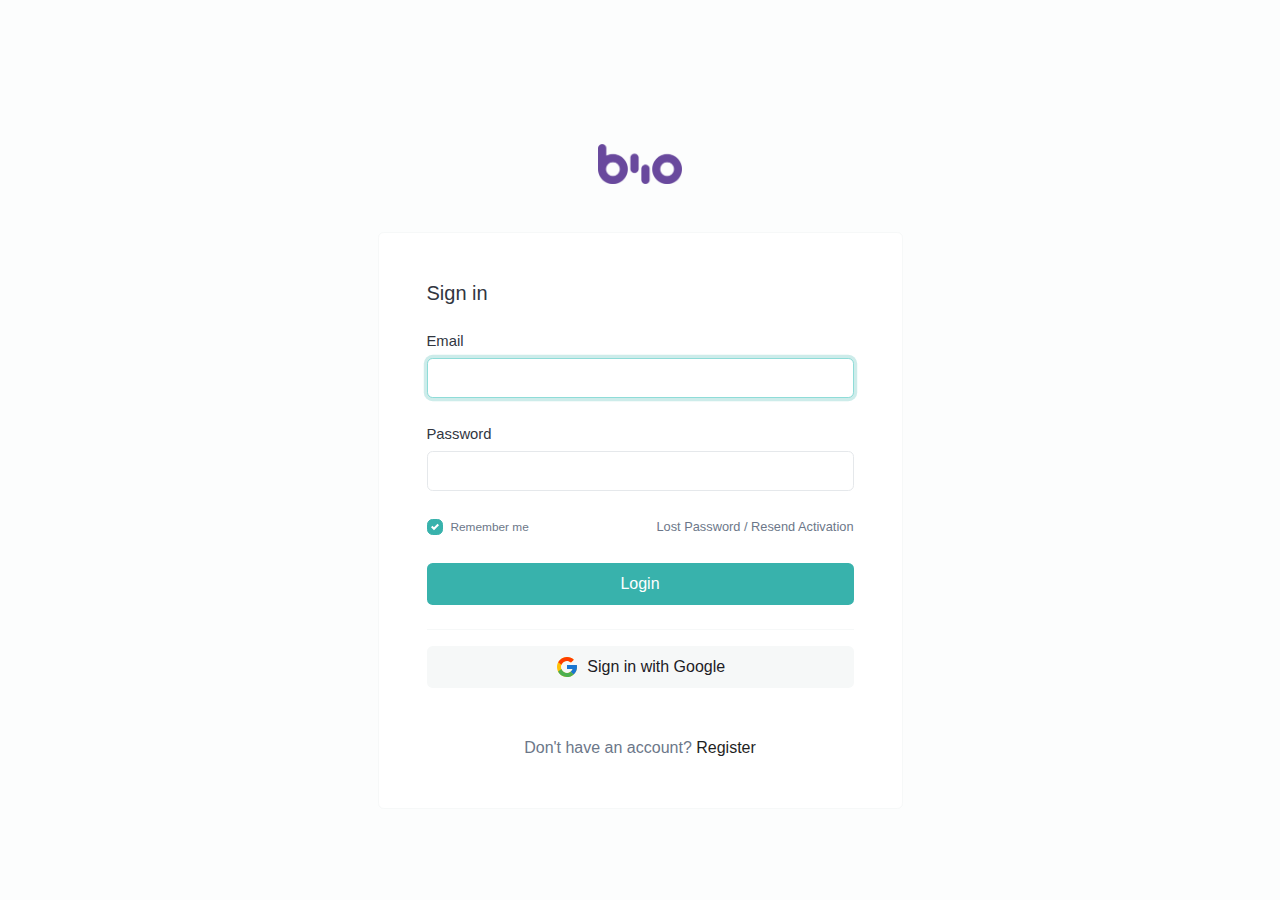
<file: en/login35eb.html>
<!DOCTYPE html>
<html lang="en" dir="ltr" class="h-100">

<!-- Mirrored from biio.pro/en/login?redirect=dashboard by HTTrack Website Copier/3.x [XR&CO'2014], Mon, 21 Oct 2024 03:33:18 GMT -->
<!-- Added by HTTrack --><meta http-equiv="content-type" content="text/html;charset=UTF-8" /><!-- /Added by HTTrack -->
<head>
    <title>Sign in - Biio</title>
    <base >
    <meta charset="UTF-8">
    <meta name="viewport" content="width=device-width, initial-scale=1, shrink-to-fit=no" />

    
        
    

    
            <meta name="robots" content="noarchive">
    
    <link rel="alternate" href="../login.html" hreflang="x-default" />
                                        <link rel="alternate" href="login.html" hreflang="en" />
                                            
            <link href="../uploads/main/e134fe3e5582fbbaad76764573a02f52.png" rel="shortcut icon" />
    
    <link href="../themes/altum/assets/css/bootstrap.mindae4.css?v=301" id="css_theme_style" rel="stylesheet" media="screen,print">
            <link href="../themes/altum/assets/css/customdae4.css?v=301" rel="stylesheet" media="screen">
    
    
    
    </head>

<body class=" bg-gray-50 login-background " data-theme-style="light">

                    <div data-announcement="guests" class="announcement-wrapper py-3" style="background-color: #68489C;">
            <div class="container d-flex justify-content-center position-relative">
                <div class="row w-100">
                    <div class="col">
                        <div class="text-center" style="color: #FFFFFF;"><b>Agora ficou mais fácil criar suas páginas. Use nossos modelos!</b> 😍</div>
                    </div>
                    <div class="col-auto px-0">
                        <div>
                            <button data-announcement-close="guests" data-announcement-id="c4b198c3315a7b6923533dece2d3f648" type="button" class="close" data-dismiss="alert" data-toggle="tooltip" title="Close" data-tooltip-hide-on-click>
                                <i class="fas fa-sm fa-times" style="color: #FFFFFF; opacity: .5;"></i>
                            </button>
                        </div>
                    </div>
                </div>
            </div>
        </div>
        
    

    

<main class="altum-animate altum-animate-fill-none altum-animate-fade-in py-6">
    <div class="container">
        <div class="d-flex flex-column align-items-center">
            <div class="col-xs-12 col-md-10 col-lg-7 col-xl-6">

                <div class="mb-5 text-center">
                    <a href="index.html" class="text-decoration-none text-dark">
                                                    <img src="../uploads/main/b53f97a8b0e4e4e732222768d48ba52b.png" class="img-fluid navbar-logo" alt="Website Logo" />
                                            </a>
                </div>

                <div class="card">
                    <div class="card-body p-5">
                        


<h1 class="h5">Sign in</h1>

<form action="#" method="post" class="mt-4" role="form">
    
        <div class="form-group">
            <label for="email">Email</label>
            <input id="email" type="text" name="email" class="form-control " value="" required="required" autofocus="autofocus" />
                    </div>

        <div class="form-group">
            <label for="password">Password</label>
            <input id="password" type="password" name="password" class="form-control " value="" required="required" />
                    </div>

        
        <div class="d-flex flex-column flex-md-row justify-content-between align-items-md-center">
            <div class="custom-control custom-checkbox" data-toggle="tooltip" title="A cookie will remember you for 30 days on your browser." data-tooltip-hide-on-click>
                <input type="checkbox" name="rememberme" class="custom-control-input" id="rememberme" checked="checked">
                <label class="custom-control-label" for="rememberme"><small class="text-muted">Remember me</small></label>
            </div>

            <small class="text-muted">
                <a href="lost-password35eb.html?redirect=dashboard" class="text-muted">Lost Password</a>
                                    / <a href="resend-activation35eb.html?redirect=dashboard" class="text-muted" role="button">Resend Activation</a>
                            </small>
        </div>

        <div class="form-group mt-4">
            <button type="submit" name="submit" class="btn btn-primary btn-block my-1" >Login</button>
        </div>
    
            <hr class="border-gray-100 my-3" />

        <div class="">
                                        <div class="mt-2">
                    <a href="https://accounts.google.com/o/oauth2/v2/auth?response_type=code&amp;client_id=759165727769-ide9hp56vh62e6tgpufpg7k7u7da4ism.apps.googleusercontent.com&amp;redirect_uri=https%3A%2F%2Fbiio.pro%2Flogin%2Fgoogle&amp;scope=email+profile&amp;access_type=offline&amp;state=HA-Y6QU38NDJA2KXVPWS7LI09EOHCBFM4ZGT15R" class="btn btn-light btn-block">
                        <img src="../themes/altum/assets/images/google.svg" class="mr-1" />
                        Sign in with Google                    </a>
                </div>
                                                                    </div>
    </form>

    <div class="mt-5 text-center text-muted">
        Don't have an account? <a href="register35eb.html?redirect=dashboard" class="font-weight-bold">Register</a></a>
    </div>

                    </div>
                </div>

            </div>
        </div>
    </div>
</main>



<input type="hidden" name="global_site_url" value="../index.html" />
<input type="hidden" name="global_url" value="index.html" />
<input type="hidden" name="global_token" value="03d0245361ac15381d53b079faa75e7e" />
<input type="hidden" name="global_number_decimal_point" value="." />
<input type="hidden" name="global_number_thousands_separator" value="," />

<script>
    /* Some global variables */
    window.altum = {};
    let global_token = document.querySelector('input[name="global_token"]').value;
    let site_url = document.querySelector('input[name="global_site_url"]').value;
    let url = document.querySelector('input[name="global_url"]').value;
    let decimal_point = document.querySelector('[name="global_number_decimal_point"]').value;
    let thousands_separator = document.querySelector('[name="global_number_thousands_separator"]').value;
</script>

    <script src="../themes/altum/assets/js/libraries/jquery.slim.mindae4.js?v=301"></script>
    <script src="../themes/altum/assets/js/libraries/popper.mindae4.js?v=301"></script>
    <script src="../themes/altum/assets/js/libraries/bootstrap.mindae4.js?v=301"></script>
    <script src="../themes/altum/assets/js/customdae4.js?v=301"></script>
    <script src="../themes/altum/assets/js/libraries/fontawesome.mindae4.js?v=301"></script>
    <script src="../themes/altum/assets/js/libraries/fontawesome-solid.mindae4.js?v=301"></script>
    <script src="../themes/altum/assets/js/libraries/fontawesome-brands.modifieddae4.js?v=301"></script>

    <script>
        document.querySelector('[data-announcement-close]').addEventListener('click', event => {
            let type = event.currentTarget.getAttribute('data-announcement-close');
            let id = event.currentTarget.getAttribute('data-announcement-id');
            document.querySelector(`[data-announcement="${type}"]`).style.display = 'none';
            set_cookie(`announcement_${type}_id`, id, 15, "#\/");
        })
    </script>
        <script src="../themes/altum/assets/js/libraries/cookieconsentdae4.js?v=301"></script>
    <link href="../themes/altum/assets/css/libraries/cookieconsentdae4.css?v=301" rel="stylesheet" media="screen">
    <style>
        :root {
            --cc-font-family: inherit;
            --cc-bg: var(--white);
            --cc-separator-border-color: var(--white);

            --cc-modal-border-radius: var(--border-radius);
            --cc-btn-border-radius: var(--border-radius);

            --cc-primary-color:var(--gray-700);
            --cc-secondary-color:var(--gray-600);

            --cc-btn-primary-color: var(--white);
            --cc-btn-primary-bg: var(--primary);
            --cc-btn-primary-hover-bg: var(--primary-600);
            --cc-btn-primary-color-bg: var(--white);
            --cc-btn-primary-hover-color: var(--white);

            --cc-btn-secondary-bg:var(--gray-300);
            --cc-btn-secondary-hover-bg:var(--gray-400);

            --cc-btn-secondary-hover-color: var(--black);
            --cc-btn-secondary-hover-border-color: var(--cc-btn-secondary-hover-bg);
        }

        .cc--darkmode {
            --cc-bg: var(--white);
        }
    </style>

    <script>
        window.addEventListener('load', () => {
            let language_code = document.documentElement.getAttribute('lang');
            let language_direction = document.documentElement.getAttribute('dir');
            let translations = {};

            translations[language_code] = {
                consentModal: {
                    title: "We use cookies \ud83c\udf6a",
                    description: "Hi, this website uses essential cookies to ensure its proper operation and tracking cookies to understand how you interact with it. The latter will be set only after consent.",
                    acceptAllBtn: "Accept all",
                    acceptNecessaryBtn: "Reject all",
                    showPreferencesBtn: "Customize",
                },

                preferencesModal: {
                    title: "Cookie preferences",
                    acceptAllBtn: "Accept all",
                    acceptNecessaryBtn: "Reject all",
                    savePreferencesBtn: "Save settings",
                    closeIconLabel: "Close",
                    sections: [
                        {
                            title: "Cookie usage \ud83d\udce2",
                            description: "We use cookies to ensure the basic functionalities of the website and to enhance your online experience. You can choose for each category to opt-in\/out whenever you want. For more details relative to cookies and other sensitive data, please read the full <a href=\"https:\/\/site.biio.pro\/privacidade\" class=\"cc-link\">privacy policy<\/a>."                        },

                        {
                            title: "Strictly necessary cookies",
                            description: "These cookies are essential for the proper functioning of my website. Without these cookies, the website would not work properly.",
                            linkedCategory: 'necessary'
                        },

                                                {
                            title: "Performance and Analytics cookies",
                            description: "These cookies allow the website to remember the choices you have made in the past.",
                            linkedCategory: 'analytics'
                        },
                        
                                                {
                            title: "Advertisement and Targeting cookies",
                            description: "These cookies collect information about how you use the website, which pages you visited and which links you clicked on. All of the data is anonymized and cannot be used to identify you.",
                            linkedCategory: 'targeting'
                        },
                                            ]
                }
            };

            CookieConsent.run({
                categories: {
                    necessary: {
                        enabled: true,
                        readOnly: true,
                    },
                    analytics: {},
                    targeting: {},
                },

                language: {
                    rtl: language_direction == 'rtl' ? language_code : null,
                    default: language_code,
                    autoDetect: 'document',
                    translations
                },

                                onFirstConsent: () => {
                    const preferences = CookieConsent.getUserPreferences();

                    if(!get_cookie('cookie_consent_logged')) {
                        navigator.sendBeacon(`${url}cookie-consent`, JSON.stringify({global_token, level: preferences.acceptedCategories}));
                        set_cookie('cookie_consent_logged', '1', 182, "#\/");
                    }
                },
                onChange: () => {
                    const preferences = CookieConsent.getUserPreferences();

                    navigator.sendBeacon(`${url}cookie-consent`, JSON.stringify({global_token, level: preferences.acceptedCategories}));
                    set_cookie('cookie_consent_logged', '1', 182, "#\/");
                },
                
                guiOptions: {
                    consentModal: {
                        layout: "cloud",
                        position: "bottom right",
                        flipButtons: false
                    },
                    preferencesModal: {
                        layout: 'box',
                    }
                },
            });
        });
    </script>
    </body>

<!-- Mirrored from biio.pro/en/login?redirect=dashboard by HTTrack Website Copier/3.x [XR&CO'2014], Mon, 21 Oct 2024 03:33:19 GMT -->
</html>
</file>
<file: themes/altum/assets/css/customdae4.css>
html {
	scroll-behavior: smooth;
}

b, strong {
	font-weight: 500;
}

/* Cancel the bg white for dark mode */
body[data-theme-style="dark"].bg-white {
	background: var(--body-bg) !important;
}

/* App */
.app {
	background: hsl(210, 50%, 99%);
}

[data-theme-style="dark"].app {
	background: #0D0F11;
}

.app-container {
}

.app-overlay {
	position: fixed;
	width: 100%;
	height: 100%;
	background: var(--gray-100);
	z-index: 100;
	opacity: .5;
}

.app-sidebar {
	display: flex;
	flex-direction: column;
	min-width: 260px;
	max-width: 260px;
	background: var(--white);
	border: 1px solid var(--gray-100);
	border-radius: var(--border-radius);
	margin: 3rem 1.5rem 3rem -300px;
	transition: margin-left .15s linear, margin-right .15s linear;
	position: fixed;
	top: 0;
	bottom: 0;
	left: 0;
	z-index: 101;
}

[dir="rtl"] .app-sidebar {
	margin-left: initial;
	left: initial;
	right: 0;
	margin-right: -300px;
	border-left: 1px solid var(--gray-100);
	border-right: 0;
}

[dir="rtl"] [data-theme-style="dark"] .app-sidebar {
	border-right: 0;
	border-left: 1px solid var(--gray-100);
}

body.app-sidebar-opened .app-sidebar {
	margin-left: 1.5rem;
}

[dir="rtl"] body.app-sidebar-opened .app-sidebar {
	margin-right: 1.5rem;
}

@media (min-width: 992px) {
	.app-sidebar {
		margin-left: 1.5rem;
	}

	[dir="rtl"] .app-sidebar {
		margin-right: 1.5rem;
	}
}

.app-sidebar-title {
	display: flex;
	justify-content: center;
	align-items: center;
	padding: .5rem;
	margin: .5rem;
	height: 75px;
}

.app-sidebar-title a {
	font-size: 1.4rem;
	color: var(--gray-900);
	font-weight: 600;
}

.app-sidebar-title a:hover {
	text-decoration: none;
}

.app-sidebar-footer {
	width: 100%;
}

.app-sidebar-footer > a {
	width: 100%;
	padding: .75rem 1.75rem;
	border-top: 1px solid var(--gray-100);
	display: flex;
	align-items: center;
	color: var(--gray-500);
	font-size: .9rem;
	font-weight: 500;
	transition: background .3s;
}

.app-sidebar-footer > a:hover {
	text-decoration: none;
	background: var(--gray-200);
	color: var(--gray-600);
}

.app-sidebar-links-wrapper {
	overflow-y: scroll;
	width: calc(100% - 6px);
	padding-bottom: .25rem;
	scrollbar-width: none;
}

.app-sidebar-links-wrapper:hover {
	width: 100%;
	scrollbar-color: var(--gray-200) var(--white) !important;
	scrollbar-width: thin !important;
}

.app-sidebar-links-wrapper::-webkit-scrollbar {
	background-color: transparent;
	width: 0;
}

.app-sidebar-links-wrapper::-webkit-scrollbar-thumb {
	background: var(--gray-200);
	border-radius: 10px;
}

.app-sidebar-links-wrapper:hover::-webkit-scrollbar {
	width: 6px;
}

.app-sidebar-links-wrapper:hover::-webkit-scrollbar-track {
	width: 6px;
}

.app-sidebar-links {
	display: flex;
	flex-direction: column;
	align-items: center;
	list-style: none;
	padding: 0;
	margin: 0;
}

.app-sidebar-links > li {
	width: 100%;
	padding: 0.25rem calc(1rem - 6px) 0.25rem 1rem;
}

.app-sidebar-links > .divider-wrapper {
	width: 100%;
	padding: 0 calc(0.75rem - 6px) 0 0.75rem;
	margin: .25rem 0;
}

.app-sidebar-links > .divider-wrapper > .divider {
	border-top: 1px solid var(--gray-100);
}


.app-sidebar-links > li > a {
	width: 100%;
	display: flex;
	align-items: center;
	color: var(--gray-600);
	border-radius: var(--border-radius);
	padding: 0.75rem 1rem;
	transition: background .3s;
	font-size: .9rem;
	font-weight: 500;
}

.app-sidebar-links > li > a:hover {
	text-decoration: none;
	background: var(--gray-200);
	color: var(--gray-600);
}

[data-theme-style="dark"] .app-sidebar-links > li > a:hover {
	background: var(--gray-200);
	color: var(--gray-800);
}

.app-sidebar-links > li.active > a:not(.default) {
	background: var(--primary);
	color: var(--white);
	font-weight: 500;
}

[data-theme-style="dark"] .app-sidebar-links > li.active > a:not(.default) {
	background: var(--primary-800);
	color: var(--white);
}

.app-sidebar-avatar {
	width: 35px;
	height: 35px;
	border-radius: 50%;
}

.app-sidebar-footer-block {
	max-width: 100%;
}

.app-sidebar-footer-text {
	color: var(--gray-600);
}

.app-content {
	margin-left: 0;
	flex-grow: 1;
}

[dir="rtl"] .app-content {
	margin-left: initial;
	margin-right: 0;
}

@media (min-width: 992px) {
	.app-content {
		margin-left: 300px;
	}
	[dir="rtl"] .app-content {
		margin-left: initial;
		margin-right: 300px;
	}
}

.app-navbar {
	min-height: 75px;
	border-bottom: 1px solid var(--gray-100);
}

[data-theme-style="dark"] .app-navbar {
	border-color: var(--gray-200);
}

/* Modal */
.modal-header {
	padding: 1rem;
	border-bottom: 0;
}

.modal-subheader {
	padding: 0 1rem;
	border-bottom: 0;
	margin: 0;
}

.modal-content {
	padding: 1rem;
	border: none;
	box-shadow: none;
	-webkit-box-shadow: none;
}

/* Forms */
.input-group-text {
	font-size: 0.9rem;
}

/* Footer */
.footer {
	margin: 3rem 0 3rem 0;
	padding-top: 3rem;
	padding-bottom: 3rem;
	background: var(--white);
}

.footer {
	color: var(--gray-700);
}

.footer a:not(.dropdown-item), .footer a:hover:not(.dropdown-item) {
	color: var(--gray-700);
}

.footer a.icon {
	color: var(--gray-700);
}

.footer button, .footer button:hover {
	color: var(--gray) !important;
}

.footer-logo {
	max-height: 2.5rem;
	height: 2.5rem;
}

.footer-heading {
	color: var(--black) !important;
}

/* App footer */
.app-footer {
	border: 1px solid var(--gray-100);
	border-radius: var(--border-radius);
	padding: 1.25rem;
}

/* Filters */
.filters-dropdown {
	width: 18rem;
	max-height: 30rem;
	overflow-y: auto;
}

/* Custom breadcrumbs */
.custom-breadcrumbs {
	list-style: none;
	padding: 0;
	display: flex;
	flex-wrap: wrap;
}

.custom-breadcrumbs > li {
	margin-right: .5rem;
}

.custom-breadcrumbs > li > a {
	color: var(--gray);
}

.custom-breadcrumbs > li > svg {
	color: var(--gray-400);
	margin-left: .5rem;
}

.custom-breadcrumbs > li.active {
}

/* Helper classes */
.list-style-none {
	list-style: none;
	padding: 0;
}

.clickable {
	cursor: pointer;
}

.no-underline, .no-underline:hover{
	text-decoration: none;
}

.icon-favicon {
	width: 1rem;
	height: 1rem;
}

/* Dropdown */
.dropdown-item:hover, .dropdown-item:focus, .dropdown-item.active {
	border-radius: var(--border-radius);
}

.dropdown-item svg {
	color: var(--gray-600);
}

.dropdown-item:active svg, .dropdown-item.active svg {
	color: var(--white);
}

/* Navbar */
.navbar-main {
	min-height: 0 !important;
	background: var(--white);
	border-bottom: 1px solid var(--gray-100);
}

.navbar-main .navbar-nav > li {
	padding: .5rem 0 !important;
}

@media (min-width: 992px) {
	.navbar-main .navbar-nav > li {
		padding: .5rem !important;
	}
}

.navbar-logo {
	max-height: 2.5rem;
	height: 2.5rem;
}

.navbar-logo-mini {
	max-height: 1.25rem;
	height: 1.25rem;
}

.navbar-avatar {
	width: 20px;
	height: 20px;
	border-radius: 50%;
}

.navbar-custom-toggler {
	padding: 0.5rem .8rem;
	font-size: 1.25rem;
	line-height: 1;
	background-color: transparent;
	border-radius: var(--border-radius);

	color: var(--gray-700);
	border-color: var(--gray-300);
}

.navbar-dark .navbar-nav .nav-link {
	color: rgba(255,255,255,.85);
}

.chart-container {
	position: relative;
	margin: auto;
	height: 250px;
	width: 100%;
}

/* Dropdown */
.dropdown-toggle-simple::after {
	display:none;
}

/* Index */
.index {
	background: #f9fcff;
}

[data-theme-style="dark"].index {
	background: var(--body-bg);
}

.index .navbar-main .btn {
	border-radius: 5rem;
	padding: 0.5rem 1rem;
}

.index-container-content {
	margin-top: 6rem;
	margin-bottom: 4rem;
}

.index-container {
	width: 100%;
	padding: 0 0 4rem 0;
}

@media (min-width: 992px) {
	.index-container {
		padding: 0 0 8rem 0;
	}
}

.index-image {
	width: 100%;
	height: auto;
	position: absolute;
	top: -4rem;
}

@media (min-width: 1375px) {
	.index-image {
		width: 115%;
		top: -5.5rem;
	}
}

.index-header {
	font-size: 4rem;
	font-weight: bold;
	color: var(--black);
}

.index-subheader {
	font-size: 1.35rem;
}

.index-button {
	padding: 1.2rem 2.2rem;
	font-size: 1rem;
	font-weight: 600;
	text-transform: uppercase;
	transition: all .3s ease-in-out;
}

.index-button-white, .index-button-white:hover {
	color: white;
}

.index-card-image {
	max-width: 100%;
	height: auto;
	object-fit: cover;
	box-shadow: 10px 10px 0 #ebf5ff;
	border: 1px solid var(--gray-300);
	transition: all .3s ease-in-out;
}

.index-card-image:hover {
	box-shadow: 0 0 0 var(--gray-300);
}

.index-highly-rounded {
	border-radius: 1rem;
}

/* Index testimonial */
.index-testimonial-avatar {
	width: 85px;
	height: 85px;
	border-radius: 50%;
	transform: translateY(-70%);
	border: 4px solid var(--white);
	position: absolute;
	left: 50%;
	margin-left: -52px;
}

/* Index FAQ */
.index-faq svg {
	transition: all .15s;
	color: var(--primary-800);
}

/* Index call to action */
.index-cta {
	background: url('data:image/svg+xml,<svg xmlns="http://www.w3.org/2000/svg" version="1.1" xmlns:xlink="http://www.w3.org/1999/xlink" xmlns:svgjs="http://svgjs.dev/svgjs" viewBox="0 0 1920 1080" width="1920" height="1080"><defs><linearGradient gradientTransform="rotate(0, 0.5, 0.5)" x1="50%" y1="0%" x2="50%" y2="100%" id="ffflux-gradient"><stop stop-color="%230063ef" stop-opacity="1" offset="0%"></stop><stop stop-color="%23aa02b4" stop-opacity="1" offset="100%"></stop></linearGradient><filter id="ffflux-filter" x="-20%" y="-20%" width="140%" height="140%" filterUnits="objectBoundingBox" primitiveUnits="userSpaceOnUse" color-interpolation-filters="sRGB"><feTurbulence type="fractalNoise" baseFrequency="0.005 0.003" numOctaves="1" seed="131" stitchTiles="stitch" x="0%" y="0%" width="100%" height="100%" result="turbulence"></feTurbulence><feGaussianBlur stdDeviation="20 0" x="0%" y="0%" width="100%" height="100%" in="turbulence" edgeMode="duplicate" result="blur"></feGaussianBlur><feBlend mode="color-dodge" x="0%" y="0%" width="100%" height="100%" in="SourceGraphic" in2="blur" result="blend"></feBlend></filter></defs><rect width="1920" height="1080" fill="url(%23ffflux-gradient)" filter="url(%23ffflux-filter)"></rect></svg>');
	background-repeat: no-repeat;
	background-size: cover;
	color: white !important;
}

.index-cta a.btn {
	color: white;
	background: var(--dark);
	border-color: var(--dark);
	padding: 1.1rem 4rem;
	font-size: 1.15rem;
}

.index-cta a.btn:hover {
	background: var(--primary-900);
	border-color: var(--primary-900);
}

[data-theme-style="dark"] .index-cta a.btn {
	background: var(--light);
	border-color: var(--light);
}

.user-avatar {
	border-radius: 50%;
	max-width: 80px;
	max-height: 80px;
}

/* Link Settings page */
.link-background-type-preset {
	width: 100%;
	height: 4rem;
	border-radius: var(--border-radius);
	opacity: .75;
	transition: .3s opacity;
}

.link-background-type-preset:hover {
	cursor: pointer;
}

input[type="radio"]:checked ~ .link-background-type-preset {
	opacity: 1;
}

/* Biolink directory */
.link-directory-avatar {
	width: 60px;
	height: 60px;
	object-fit: cover;
}

/* Biolink theme */
.link-biolink-theme {
	opacity: .75;
	transition: .3s opacity, .3s border-color;
	min-height: 6rem;
}

.link-biolink-theme:hover {
	cursor: pointer;
	border-color: var(--primary);
}

input[type="radio"]:checked ~ .link-biolink-theme {
	opacity: 1;
	border-color: var(--primary);
}

/* Biolink preview iframe */
.biolink-preview {
	position: relative;
	margin: 0 auto;
	height: auto;
	width: auto;
	display: inline-block;
	text-align: left;
}

.biolink-preview-iframe-container {
	overflow: hidden;
	width: 300px;
	height: 625px;
	border-radius: 2.5rem;
	border: 10px solid black;
	position: relative;
	box-shadow: 0 0 30px rgba(0,0,0,0.20);
}

@media (min-width: 768px) {
	.biolink-preview-iframe-container {
		width: 375px;
		height: 800px;
	}
}

.biolink-preview-iframe-loading {
	width: 100%;
	height: 100%;
	background: hsla(0, 0%, 0%, .7);
	position: absolute;
	display: flex;
	justify-content: center;
	align-items: center;
}

.biolink-preview-iframe {
	width: 100%;
	height: 100%;
	border: 0;
	margin: 0;
	padding: 0;
}

/* Others */
.container-disabled {
	pointer-events: none;
	opacity: .5;
}

.container-disabled-simple {
	pointer-events: none;
}

/* Custom dropdown */
.dropdown .dropdown-menu {
	border: 1px solid var(--gray-100);
}

.dropdown-divider {
	border-top: 1px solid var(--gray-100);
}

/* Custom row */
.custom-row {
	border-radius: var(--border-radius);
	padding: 1.25rem;
	position: relative;
	border: 1px solid var(--gray-100);
	background: var(--white);
}

.custom-row-inactive {
	background: var(--gray-200);
}

.custom-row-side-controller {
	right: 100%;
	top: 25%;
	font-size: 1.2em;
	padding: .2em .2em;
}

[dir="rtl"] .custom-row-side-controller {
	right: initial;
	left: 100%;
}

@media (min-width: 992px) {
	.custom-row-side-controller {
		position: absolute;
		padding: .4em .8em;
	}
}

.custom-row-side-controller-grab {
	cursor: grab;
}


/* Tables */
.table-custom-container {
	border-radius: var(--border-radius);
	border: 1px solid var(--gray-100);
}

.table-custom {
	margin-bottom: 0;
}

.table-custom thead th {
	border-top: 0;
	border-bottom: 0;
	background: var(--white);
	color: var(--gray-900)
}

.table-custom th {
	padding: 1.25rem 1rem;
}

.table-custom td {
	padding: 1.55rem 1rem;
	background: var(--white);
	vertical-align: middle;
}

/* Helpers */
.appearance-none {
	appearance: none;
	-moz-appearance: none;
	-webkit-appearance: none;
}

/* Pricing */
.pricing-plan {
	border: 1px solid var(--gray-100);
	height: 100%;
	display: flex;
	flex-direction: column;
}

.pricing-header {
	display: flex;
	flex-direction: column;
	align-items: center;
	padding: 2.2rem 2.2rem 0 2.2rem;
	background: var(--white);
	border-bottom: 1px solid var(--gray-100);
}

[data-theme-style="dark"] .pricing-header {
	border-color: var(--gray-100);
}

.pricing-name {
	background: var(--primary-200);
	padding: .15rem 1.25rem;
	color: var(--primary-600);
	font-size: .85rem;
	font-weight: 600;
	text-transform: uppercase;
	border-radius: var(--border-radius);
}

.pricing-price {
	margin: 1rem 0;
}

.pricing-price-amount {
	font-size: 3.3rem;
	font-weight: bold;
}

.pricing-price-currency {
	font-size: .9rem;
	color: var(--gray);
}

.pricing-details {
	text-align: center;
	font-size: .85rem;
	color: var(--primary-800);
	margin-bottom: 1.5rem;
}

.pricing-body {
	padding: 0 2.2rem 2.2rem 2.2rem;
	background: var(--white);
	height: 100%;
}

.pricing-features {
	margin: 3rem 0;
	list-style: none;
	padding: 0;
}

.pricing-features li {
	display: flex;
	justify-content: space-between;
	align-items: center;
	margin: 1rem 0;
}

/* Custom Radio Boxes */
.custom-radio-box {
	cursor: pointer;
}

.custom-radio-box .custom-radio-box-main-text {
	font-size: 1.15rem;
	font-weight: bold;
}

.custom-radio-box .custom-radio-box-main-icon {
	font-size: 1.25rem;
}

.custom-radio-box input[type="radio"] + div {
	transition: all .3s ease-in-out;
	border: 1px solid var(--gray-100);
	background: var(--white);
}

.custom-radio-box input[type="radio"]:checked + div {
	border: 1px solid var(--primary);
}

.custom-radio-box input[type="radio"]:hover + div {
	border: 1px solid var(--primary);
}

/* QR Codes */
.qr-code {
	width: 100rem;
}

.qr-code-loading {
	animation: opacity-loading 3s infinite ease-in-out;
}

@keyframes opacity-loading {
	0% { opacity: 1; }
	50% { opacity: 0.5; }
	100% { opacity: 1; }
}

.qr-code-avatar {
	width: 65px;
	height: 65px;
	border-radius: var(--border-radius);
	padding: .25rem;
	border: 1px solid var(--gray-100);
}

/* Round circles */
.round-circle-md {
	width: 2.5rem;
	height: 2.5rem;
	display: flex;
	justify-content: center;
	align-items: center;
	border-radius: 50%;
}

.round-circle-lg {
	width: 4.5rem;
	height: 4.5rem;
	display: flex;
	justify-content: center;
	align-items: center;
	border-radius: 50%;
}

/* Badge colors */
.badge {
	padding: 0.45em 0.9em;
}

.badge-primary {
	color: hsl(211, 100%, 35%);
	background-color: hsl(211, 100%, 85%);
}

[data-theme-style="dark"] .badge-primary {
	background-color: hsl(211, 100%, 35%);
	color: hsl(211, 100%, 85%);
}

.badge-secondary {
	color: hsl(208, 7%, 35%);
	background-color: hsl(208, 7%, 85%);
}

[data-theme-style="dark"] .badge-secondary {
	background-color: hsl(208, 7%, 35%);
	color: hsl(208, 7%, 85%);
}

.badge-success {
	color: hsla(134, 50%, 30%, 1);
	background-color: hsla(134, 50%, 85%, 1);
}

[data-theme-style="dark"] .badge-success {
	background-color: hsla(134, 50%, 30%, 1);
	color: hsla(134, 50%, 85%, 1);
}

.badge-danger {
	color: hsla(354, 70%, 35%, 1);
	background-color: hsla(354, 70%, 85%, 1);
}

[data-theme-style="dark"] .badge-danger {
	background-color: hsla(354, 70%, 35%, 1);
	color: hsla(354, 70%, 85%, 1);
}

.badge-warning {
	background-color: hsla(45, 100%, 85%, 1);
	color: hsla(40, 80%, 30%, 1);
}

[data-theme-style="dark"] .badge-warning {
	background-color: hsla(50, 10%, 20%, 1);
	color: hsla(45, 100%, 85%, 1);
}

.badge-info {
	color: hsla(188, 60%, 30%, 1);
	background-color: hsla(188, 78%, 85%, 1);
}

[data-theme-style="dark"] .badge-info {
	background-color: hsla(188, 60%, 30%, 1);
	color: hsla(188, 78%, 85%, 1);
}

.badge-light {
	color: hsla(210, 15%, 35%, 1);
	background-color: hsl(210, 17%, 95%);
}

[data-theme-style="dark"] .badge-light {
	background-color: hsla(210, 15%, 35%, 1);
	color: hsl(210, 17%, 95%);
}

.badge-dark {
	color: hsla(210, 10%, 90%, 1);
	background-color: hsla(210, 10%, 20%, 1);
}

[data-theme-style="dark"] .badge-dark {
	background-color: hsla(210, 10%, 90%, 1);
	color: hsla(210, 10%, 20%, 1);
}

/* Invoice css */
.invoice-table th {
	border-top: 0 !important;
}

.invoice-table td {
	vertical-align: baseline !important;
}

@media print {
	.invoice-logo {
		filter: grayscale(100%);
	}
}

/* Base animation */
.altum-animate {
	-webkit-animation-duration:500ms;
	animation-duration:500ms;
}

.altum-animate-fill-both {
	-webkit-animation-fill-mode:both;
	animation-fill-mode:both;
}

.altum-animate-fill-none {
	-webkit-animation-fill-mode:none;
	animation-fill-mode:none;
}

@-webkit-keyframes fadeIn{
	0% {
		opacity:0
	}
	to {
		opacity:1
	}
}
@keyframes fadeIn{
	0% {
		opacity:0
	}
	to {
		opacity:1
	}
}
.altum-animate-fade-in {
	-webkit-animation-name:fadeIn;
	animation-name:fadeIn
}


/* Custom button */
.btn-custom {
	padding: .5rem 1.5rem;
	color: var(--gray);
	border-radius: var(--border-radius);
	border: 1px solid var(--gray-100);
	font-size: .9rem;
	background: var(--white);
}

.btn-custom:hover {
	color: var(--gray);
	border: 1px solid var(--gray-200);
}

.btn-custom.active {
	color: var(--primary);
	border: 1px solid var(--primary);
}

/* Blog */
.blog-post-image {
	max-height: 20rem;
	object-fit: cover;
}

.blog-post-image-small {
	height: 13rem;
	max-height: 13rem;
	object-fit: cover;
}


/* File input */
.altum-file-input {
	padding: 1rem;
	background: var(--gray-100);
	border: 1px solid var(--gray-100);
	border-radius: 0.25rem;
	cursor: pointer;
	font-size: .9rem;
}

.altum-file-input:hover {
	border-color: var(--gray-300);
}

.altum-file-input::file-selector-button {
	border: 0;
	padding: .4rem .75rem;
	border-radius: var(--border-radius);
	background-color: var(--white);
	cursor: pointer;
	font-size: .9rem;
	margin-right: 1rem;
}

/* File input preview */
.altum-file-input-preview {
	max-width: 100%;
	max-height: 68px;
	min-height: 68px;
	object-fit: cover;
}

/* File input preview */
.altum-file-input-preview {
	max-width: 100%;
	max-height: 68px;
	min-height: 68px;
	object-fit: cover;
}

.sticky {
	position: sticky !important;
	top: 1rem;
	height: min-content;
}

/* Icons on links animations */
a svg {
	transition: transform .15s;
}

a:hover svg {
	transform: scale(1.1);
}

a:active svg {
	transform: scale(.9);
}

/* Helper zoom class for icons */
.icon-zoom-animation svg {
	transition: transform .15s;
}

.icon-zoom-animation:hover svg {
	transform: scale(1.1);
}

/* Self zoom */
.zoom-animation {
	transition: transform .15s;
}

.zoom-animation:hover {
	transform: scale(1.05);
}

.zoom-animation:active {
	transform: scale(.95);
}

.zoom-animation-subtle {
	transition: transform .3s;
}

.zoom-animation-subtle:hover {
	transform: scale(1.025);
}

/* Color picker */
@media print {
	.pcr-app {
		display: none;
	}
}

.pcr-button {
	border: 1px solid white !important;
	outline: 1px solid var(--gray-300) !important;
	height: calc(var(--input-padding-y) + var(--input-padding-x) + var(--input-font-size) + calc(var(--input-font-size) / 2.75)) !important;
	border-radius: var(--border-radius) !important;
	width: 100% !important;
}

.pcr-button::before, .pcr-button::after {
	border-radius: var(--border-radius) !important;
}

/* Width fit content */
.w-fit-content {
	width: fit-content !important;
}

/* Signatures */
.signature-avatar {
	width: 50px;
	height: 50px;
	max-width: 50px;
	max-height: 50px;
}

/* Ajax loading overlay */
.loading-overlay {
	padding: 1.25rem;
	border-radius: var(--border-radius);
	display: flex;
	justify-content: center;
	align-items: center;
	position: absolute;
	width: 100%;
	height: 100%;
	background: var(--white);
	z-index: 100;
	opacity: 0.8;
}

[data-theme-style="dark"] .loading-overlay {
	background: var(--gray-50);
}

/* Input group button */
.input-group > .input-group-append > .btn {
	font-size: .9rem;
}

/* AIX */
.ai-chat-avatar {
	width: 35px;
	height: 35px;
}

.ai-chat-big-avatar {
	width: 50px;
	height: 50px;
}

.chat-messages {
	height: 25rem;
	overflow-y: scroll;
}

.chat-image > img {
	max-height: 15rem;
}

.chat-content {
	word-break: break-word;
}

/* Shiki code highlighter */
.shiki {
	overflow: auto;
	border-radius: var(--border-radius);
	padding: 1.5rem;
	font-size: .9rem;
	line-height: 1.5rem;
}

.shiki code {
	background: initial !important;
}

/* Fa stack small */
.fa-stack-small {
	font-size: 0.65rem;
	vertical-align: middle;
}

/* Btn group */
.btn-group-custom {
	border: 1px solid var(--gray-100);
	padding: 0.5rem 0;
	border-radius: var(--border-radius);
}

.btn-group-custom .btn {
	margin: 0 .5rem;
	border-radius: var(--border-radius) !important;
	background: var(--gray-200);
}

.btn-group-custom .btn.active {
	background: var(--dark);
	color: var(--white);
}

/* Custom scrollbar */
body * {
    scrollbar-color: var(--gray-200) var(--white) !important;
    scrollbar-width: thin !important;
}

body *::-webkit-scrollbar-thumb  {
    background: var(--gray-200);
    border-radius: 10px;
    width: 6px;
    height: 6px;
}

body *::-webkit-scrollbar, body *::-webkit-scrollbar-track {
    background: var(--white);
    border-radius: 10px;
    width: 6px;
    height: 6px;
}

/* Notification bell */
.internal-notification-icon {
	animation: pulse-animation 2s infinite;
}

@keyframes pulse-animation {
	0% {
		box-shadow: 0 0 0 0px var(--danger);
	}
	100% {
		box-shadow: 0 0 0 20px rgba(0, 0, 0, 0);
	}
}

/* Gradient text */
.text-gradient-primary {
	background: linear-gradient(135deg, var(--gradient-one), var(--gradient-two));
	-webkit-background-clip: text;
	-webkit-text-fill-color: transparent;
}

/* Gradient background */
.bg-gradient {
	animation: bg-gradient-animation 3s ease infinite alternate;
	background: linear-gradient(60deg,#f79533,#f37055,#ef4e7b,#a166ab,#5073b8,#1098ad,#07b39b,#6fba82);
	background-size: 300% 300%;
}

@keyframes bg-gradient-animation {
	0% {
		background-position: 0 50%;
	}
	50% {
		background-position: 100% 50%;
	}
	100% {
		background-position: 0 50%;
	}
}

/* Teams */
.team-delegate-access-wrapper {
	margin: .75rem;
	border-radius: .5rem;
}

@media (min-width: 992px) {
	.team-delegate-access-wrapper {
		border-radius: 5rem;
	}
}

/* Announcements */
.announcement-wrapper {
	margin: .75rem;
	border-radius: .5rem;
	opacity: 0;
	transition: opacity .3s ease-in;
	animation: ac-fade-in-down .3s ease-in .6s forwards;
}

@media (min-width: 992px) {
	.announcement-wrapper {
		border-radius: 5rem;
	}
}

@keyframes ac-fade-in-down {
	from {
		opacity: 0;
		transform: translate3d(0, -100%, 0);
	}

	to {
		opacity: 1;
		transform: translate3d(0, 0, 0);
	}
}

/* PWA */
.pwa-wrapper {
	position: fixed;
	bottom: 0;
	width: calc(100% - 1.5rem);
	z-index: 1000;
}
</file>
<file: themes/altum/assets/css/link-customdae4.css>
.link-html {
    height: 100%;
    /*min-height: 100%;*/
}

.link-body {
    background-size: cover !important;
    background-position: center center !important;
    background-repeat: no-repeat !important;
    min-height: 100%;
}

.link-video-background {
    object-fit: cover;
    width: 100vw;
    height: 100vh;
    position: fixed;
    top: 0;
    left: 0;
}

.link-content {
    padding-top: 2rem;
}

.link-image {
    width: 125px;
    height: 125px;
    object-fit: contain;
}

.link-verified {
    border: 2px solid #fff;
    border-radius: 50rem;
    padding: 0.35rem 0.55rem;
    background: #0086ff;
    color: #fff;
    font-weight: bold;
}

.link-verified-small {
    color: #0086ff;
    vertical-align: text-top;
}

.link-verified-small .fa-stack {
    font-size: .80rem;
}

.link-btn {
    position: relative;
    white-space: normal;
    word-wrap: break-word;
    padding: 1rem 4.5rem;
    font-size: 1.1rem;
    transition: opacity 0.3s, background 0.3s;
    border-radius: 0;
}

.link-btn:hover {
    animation: none;
}

.link-btn-straight {
    border-radius: 0;
}

.link-btn-round {
    border-radius: 50px;
}

.link-btn-rounded {
    border-radius: .4rem;
}

.link-avatar-straight {
    border-radius: 0;
}

.link-avatar-round {
    border-radius: 50rem;
}

.link-avatar-rounded {
    border-radius: .3rem;
}

.link-hover-animation-smooth {
    transition: transform 0.3s;
}

.link-hover-animation-smooth:hover, .link-hover-animation-instant:hover {
    transform: scale(1.025);
}

.link-hover-animation-smooth:active, .link-hover-animation-instant:active {
    transform: scale(.975);
}

.link-btn-image-wrapper {
    overflow: hidden;
    width: 100%;
    height: 100%;
    max-width: 45px;
    max-height: 45px;
    position: absolute;
    top: 50%;
    margin-top: -22.5px;
    margin-left: -4.1rem;
}

[dir="rtl"] .link-btn-image-wrapper {
    margin-left: initial;
    margin-right: -4.1rem;
}

/* Big link */
.link-big-btn {
    padding: 1rem;
}

.link-big-btn-image-wrapper {
    overflow: hidden;
    width: 25%;
    height: auto;
    max-height: 7rem;
}

.link-big-btn-image {
    width: 100%;
    height: auto;
    max-height: 7rem;
    object-fit: contain;
}

.link-big-content-wrapper {
    width: 100%;
}

.link-big-icon-wrapper {
    width: 10%;
}


.link-grid-image-wrapper {
    position: relative;
    width: 100%;
    background: transparent;
    border-radius: .25rem;
    overflow: hidden;
    background-position: center;
    background-size: cover;
}

.link-grid-image-wrapper-columns-2 {
    height: 10rem;
}

.link-grid-image-wrapper-columns-3 {
    height: 7.5rem;
}

@media (min-width: 992px) {
    .link-grid-image-wrapper-columns-2 {
        height: 20rem;
    }

    .link-grid-image-wrapper-columns-3 {
        height: 10rem;
    }
}

.link-grid-image-overlay {
    position: absolute;
    bottom: 0;
    width: 100%;
    height: 2.5rem;
    background: rgba(0, 0, 0, .25);
    display: flex;
    justify-content: center;
    align-items: center;
    padding: .25rem 1rem;
}

.link-grid-image-overlay-text {
    color: white;
    font-size: 1.1rem;
}

.link-btn-image {
    width: 100%;
    height: auto;
}

.link-external-item-image {
    width: 100%;
    height: auto;
    max-height: 10rem;
    object-fit: cover;
}

.link-iframe-round {
    border-radius: .3rem;
    overflow:hidden;
    position:relative;
}

.link-round {
    border-radius: .3rem;
}

#links > .row > div:target {
    transform: scale(1.05);
}

/* Review */
.link-review-image {
    width: 2.5rem;
    height: 2.5rem;
    border-radius: 50rem;
    object-fit: cover;
}

/* Image slider */
.link-image-slider-image {
    object-fit: cover;
}

/* Faq block */
.link-faq button {
    font-size: 1.1rem;
}

/* Footer */
.link-footer {
    margin: 3rem 0;
}

.link-footer-branding {
    font-size: .9rem;
}

/* Modals */
.modal-header {
    padding: 1rem;
    border-bottom: 0;
}

.modal-subheader {
    padding: 0 1rem;
    border-bottom: 0;
    margin: 0;
}

.modal-content {
    padding: 1rem;
    border: none;
    box-shadow: none;
    -webkit-box-shadow: none;
}

/* Other default overrides */
form .btn-primary {
    transition: all .3s ease-in-out;
}

form .btn-primary, form .btn-primary:hover, form .btn-primary:focus, form .btn-primary:active {
    background: black !important;
    border-color: black !important;
    box-shadow: none !important;
}

form .btn-primary:hover, form .btn-primary:focus {
    opacity: .85;
}

form .btn-primary:active {
    opacity: .75;
}

.btn:focus, .btn:active {
    box-shadow: none !important;
}
</file>
<file: themes/altum/assets/css/libraries/cookieconsentdae4.css>
#cc-main{
    background:transparent;
    color:var(--cc-primary-color);
    font-family:var(--cc-font-family);
    font-size:16px;
    font-weight:400;
    -webkit-font-smoothing:antialiased;
    -moz-osx-font-smoothing:grayscale;
    line-height:1.15;
    position:relative;
    text-rendering:optimizeLegibility;
    -webkit-text-size-adjust:100%;
    position:fixed;
    z-index:var(--cc-z-index)
}
#cc-main :after,#cc-main :before,#cc-main a,#cc-main button,#cc-main div,#cc-main h2,#cc-main input,#cc-main p,#cc-main span{
    all:unset;
    box-sizing:border-box
}
#cc-main .pm__badge,#cc-main button{
    all:initial;
    box-sizing:border-box;
    color:unset;
    visibility:unset
}
#cc-main .pm__badge,#cc-main a,#cc-main button,#cc-main input{
    -webkit-appearance:none;
    appearance:none;
    cursor:pointer;
    font-family:inherit;
    font-size:100%;
    line-height:normal;
    margin:0;
    outline:revert;
    outline-offset:2px;
    overflow:hidden
}
#cc-main table,#cc-main tbody,#cc-main td,#cc-main th,#cc-main thead,#cc-main tr{
    all:revert;
    color:inherit;
    font-family:inherit;
    font-size:inherit;
    font-weight:inherit
}
:root{
    --cc-font-family:-apple-system,BlinkMacSystemFont,"Segoe UI",Roboto,Helvetica,Arial,sans-serif,"Apple Color Emoji","Segoe UI Emoji","Segoe UI Symbol";
    --cc-modal-border-radius:.5rem;
    --cc-btn-border-radius:.4rem;
    --cc-modal-transition-duration:.25s;
    --cc-link-color:var(--cc-btn-primary-bg);
    --cc-modal-margin:1rem;
    --cc-z-index:2147483647;
    --cc-bg:#fff;
    --cc-primary-color:#2c2f31;
    --cc-secondary-color:#5e6266;
    --cc-btn-primary-bg:#30363c;
    --cc-btn-primary-color:#fff;
    --cc-btn-primary-border-color:var(--cc-btn-primary-bg);
    --cc-btn-primary-hover-bg:#000;
    --cc-btn-primary-hover-color:#fff;
    --cc-btn-primary-hover-border-color:var(--cc-btn-primary-hover-bg);
    --cc-btn-secondary-bg:#eaeff2;
    --cc-btn-secondary-color:var(--cc-primary-color);
    --cc-btn-secondary-border-color:var(--cc-btn-secondary-bg);
    --cc-btn-secondary-hover-bg:#d4dae0;
    --cc-btn-secondary-hover-color:#000;
    --cc-btn-secondary-hover-border-color:#d4dae0;
    --cc-separator-border-color:#f0f4f7;
    --cc-toggle-on-bg:var(--cc-btn-primary-bg);
    --cc-toggle-off-bg:#667481;
    --cc-toggle-on-knob-bg:#fff;
    --cc-toggle-off-knob-bg:var(--cc-toggle-on-knob-bg);
    --cc-toggle-enabled-icon-color:var(--cc-bg);
    --cc-toggle-disabled-icon-color:var(--cc-bg);
    --cc-toggle-readonly-bg:#d5dee2;
    --cc-toggle-readonly-knob-bg:#fff;
    --cc-toggle-readonly-knob-icon-color:var(--cc-toggle-readonly-bg);
    --cc-section-category-border:var(--cc-cookie-category-block-bg);
    --cc-cookie-category-block-bg:#f0f4f7;
    --cc-cookie-category-block-border:#f0f4f7;
    --cc-cookie-category-block-hover-bg:#e9eff4;
    --cc-cookie-category-block-hover-border:#e9eff4;
    --cc-cookie-category-expanded-block-bg:transparent;
    --cc-cookie-category-expanded-block-hover-bg:#dee4e9;
    --cc-overlay-bg:rgba(0,0,0,.65);
    --cc-webkit-scrollbar-bg:var(--cc-section-category-border);
    --cc-webkit-scrollbar-hover-bg:var(--cc-btn-primary-hover-bg);
    --cc-footer-bg:var(--cc-btn-secondary-bg);
    --cc-footer-color:var(--cc-secondary-color);
    --cc-footer-border-color:#e4eaed;
    --cc-pm-toggle-border-radius:4em
}
#cc-main.cc--rtl{
    direction:rtl
}
#cc-main .cm__title,#cc-main a,#cc-main b,#cc-main em,#cc-main strong{
    font-weight:600
}
#cc-main button>span{
    pointer-events:none
}
#cc-main .cc__link,#cc-main a{
    background-image:linear-gradient(currentColor,currentColor);
    background-position:0 100%;
    background-repeat:no-repeat;
    background-size:0 1px;
    font-weight:600;
    position:relative;
    transition:background-size .25s,color .25s ease
}
#cc-main .cc__link:hover,#cc-main a:hover{
    background-size:100% 1px;
    color:var(--cc-primary-color)
}
#cc-main .cc__link{
    color:var(--cc-link-color)
}
#cc-main .cm__desc,#cc-main .pm__body{
    overscroll-behavior:auto contain;
    scrollbar-width:thin
}
@media screen and (min-width:640px){
    #cc-main ::-webkit-scrollbar,#cc-main ::-webkit-scrollbar-thumb,#cc-main ::-webkit-scrollbar-track{
        all:revert
    }
    #cc-main ::-webkit-scrollbar-thumb{
        -webkit-background-clip:padding-box;
        background-clip:padding-box;
        background:var(--cc-toggle-readonly-bg);
        border:.25rem solid var(--cc-bg);
        border-radius:1rem
    }
    #cc-main ::-webkit-scrollbar-thumb:hover{
        background:var(--cc-toggle-off-bg)
    }
    #cc-main ::-webkit-scrollbar{
        background:transparent;
        width:12px
    }
}
html.disable--interaction.show--consent,html.disable--interaction.show--consent body{
    height:auto!important;
    overflow:hidden!important
}
@media (prefers-reduced-motion){
    #cc-main{
        --cc-modal-transition-duration:0s
    }
}
.cc--darkmode{
    --cc-bg:#161a1c;
    --cc-primary-color:#ebf3f6;
    --cc-secondary-color:#aebbc5;
    --cc-btn-primary-bg:#c2d0e0;
    --cc-btn-primary-color:var(--cc-bg);
    --cc-btn-primary-border-color:var(--cc-btn-primary-bg);
    --cc-btn-primary-hover-bg:#98a7b6;
    --cc-btn-primary-hover-color:#000;
    --cc-btn-primary-hover-border-color:var(--cc-btn-primary-hover-bg);
    --cc-btn-secondary-bg:#242c31;
    --cc-btn-secondary-color:var(--cc-primary-color);
    --cc-btn-secondary-border-color:var(--cc-btn-secondary-bg);
    --cc-btn-secondary-hover-bg:#353d43;
    --cc-btn-secondary-hover-color:#fff;
    --cc-btn-secondary-hover-border-color:var(--cc-btn-secondary-hover-bg);
    --cc-separator-border-color:#222a30;
    --cc-toggle-on-bg:var(--cc-btn-primary-bg);
    --cc-toggle-off-bg:#525f6b;
    --cc-toggle-on-knob-bg:var(--cc-btn-primary-color);
    --cc-toggle-off-knob-bg:var(--cc-btn-primary-color);
    --cc-toggle-enabled-icon-color:var(--cc-btn-primary-color);
    --cc-toggle-disabled-icon-color:var(--cc-btn-primary-color);
    --cc-toggle-readonly-bg:#343e45;
    --cc-toggle-readonly-knob-bg:#5f6b72;
    --cc-toggle-readonly-knob-icon-color:var(--cc-toggle-readonly-bg);
    --cc-section-category-border:#1e2428;
    --cc-cookie-category-block-bg:#1e2428;
    --cc-cookie-category-block-border:var(--cc-section-category-border);
    --cc-cookie-category-block-hover-bg:#242c31;
    --cc-cookie-category-block-hover-border:#232a2f;
    --cc-cookie-category-expanded-block-bg:transparent;
    --cc-cookie-category-expanded-block-hover-bg:var(--cc-toggle-readonly-bg);
    --cc-overlay-bg:rgba(0,0,0,.65);
    --cc-webkit-scrollbar-bg:var(--cc-section-category-border);
    --cc-webkit-scrollbar-hover-bg:var(--cc-btn-primary-hover-bg);
    --cc-footer-bg:#0c0e0f;
    --cc-footer-color:var(--cc-secondary-color);
    --cc-footer-border-color:#060809
}
.cc--darkmode #cc-main{
    color-scheme:dark
}
#cc-main .cm{
    background:var(--cc-bg);
    border-radius:var(--cc-modal-border-radius);
    box-shadow:0 .625em 1.875em rgba(0,0,2,.3);
    display:flex;
    flex-direction:column;
    max-width:24rem;
    opacity:0;
    overflow:hidden;
    position:fixed;
    transform:translateY(1.6em);
    visibility:hidden;
    z-index:1
}
#cc-main .cm--top{
    top:var(--cc-modal-margin)
}
#cc-main .cm--middle{
    top:50%;
    transform:translateY(calc(-50% + 1.6em))
}
#cc-main .cm--bottom{
    bottom:var(--cc-modal-margin)
}
#cc-main .cm--center{
    left:var(--cc-modal-margin);
    margin:0 auto;
    right:var(--cc-modal-margin);
    width:unset
}
#cc-main .cm--left{
    left:var(--cc-modal-margin);
    margin-right:var(--cc-modal-margin)
}
#cc-main .cm--right{
    margin-left:var(--cc-modal-margin);
    right:var(--cc-modal-margin)
}
#cc-main .cm__body{
    display:flex;
    flex-direction:column;
    justify-content:space-between;
    position:relative
}
#cc-main .cm__btns,#cc-main .cm__links{
    padding:1rem 1.3rem;
    width:unset
}
#cc-main .cm__texts{
    display:flex;
    flex:1;
    flex-direction:column;
    justify-content:center;
    padding:1rem 0 0
}
#cc-main .cm__desc,#cc-main .cm__title{
    padding:0 1.3rem
}
#cc-main .cm__title{
    font-size:1.05em
}
#cc-main .cm__title+.cm__desc{
    margin-top:1.1em
}
#cc-main .cm__desc{
    color:var(--cc-secondary-color);
    font-size:.9em;
    line-height:1.5;
    max-height:40vh;
    overflow-x:visible;
    overflow-y:auto;
    padding-bottom:1em
}
#cc-main .cm__btns{
    border-top:1px solid var(--cc-separator-border-color);
    display:flex;
    flex-direction:column;
    justify-content:center
}
#cc-main .cm__btn-group{
    display:grid;
    grid-auto-columns:minmax(0,1fr)
}
#cc-main .cm__btn+.cm__btn,#cc-main .cm__btn-group+.cm__btn-group{
    margin-top:.375rem
}
#cc-main .cm--flip .cm__btn+.cm__btn,#cc-main .cm--flip .cm__btn-group+.cm__btn-group{
    margin-bottom:.375rem;
    margin-top:0
}
#cc-main .cm--inline .cm__btn+.cm__btn{
    margin-left:.375rem;
    margin-top:0
}
#cc-main .cm--inline.cm--flip .cm__btn+.cm__btn{
    margin-bottom:0;
    margin-left:0;
    margin-right:.375rem
}
#cc-main .cm--inline.cm--flip .cm__btn-group+.cm__btn-group{
    margin-bottom:.375rem;
    margin-right:0
}
#cc-main .cm--wide .cm__btn+.cm__btn,#cc-main .cm--wide .cm__btn-group+.cm__btn-group{
    margin-left:.375rem;
    margin-top:0
}
#cc-main .cm--wide.cm--flip .cm__btn+.cm__btn,#cc-main .cm--wide.cm--flip .cm__btn-group+.cm__btn-group{
    margin-bottom:0;
    margin-right:.375rem
}
#cc-main .cm--bar:not(.cm--inline) .cm__btn-group--uneven,#cc-main .cm--wide .cm__btn-group--uneven{
    display:flex;
    flex:1;
    justify-content:space-between
}
#cc-main .cm--bar:not(.cm--inline).cm--flip .cm__btn-group--uneven,#cc-main .cm--wide.cm--flip .cm__btn-group--uneven{
    flex-direction:row-reverse
}
#cc-main .cm__btn{
    background:var(--cc-btn-primary-bg);
    border:1px solid var(--cc-btn-primary-border-color);
    border-radius:var(--cc-btn-border-radius);
    color:var(--cc-btn-primary-color);
    font-size:.82em;
    font-weight:600;
    min-height:42px;
    padding:.5em 1em;
    text-align:center
}
#cc-main .cm__btn:hover{
    background:var(--cc-btn-primary-hover-bg);
    border-color:var(--cc-btn-primary-hover-border-color);
    color:var(--cc-btn-primary-hover-color)
}
#cc-main .cm__btn--secondary{
    background:var(--cc-btn-secondary-bg);
    border-color:var(--cc-btn-secondary-border-color);
    color:var(--cc-btn-secondary-color)
}
#cc-main .cm__btn--secondary:hover{
    background:var(--cc-btn-secondary-hover-bg);
    border-color:var(--cc-btn-secondary-hover-border-color);
    color:var(--cc-btn-secondary-hover-color)
}
#cc-main .cm__btn--close{
    border-radius:0;
    border-bottom-left-radius:var(--cc-btn-border-radius);
    border-right:none;
    border-top:none;
    display:none;
    font-size:1em;
    height:42px;
    min-width:auto!important;
    overflow:hidden;
    padding:0!important;
    position:absolute;
    right:0;
    top:0;
    width:42px
}
#cc-main .cm__btn--close svg{
    stroke:var(--cc-btn-primary-color);
    transform:scale(.5);
    transition:stroke .15s ease
}
#cc-main .cm__btn--close:hover svg{
    stroke:var(--cc-btn-primary-hover-color)
}
#cc-main .cm__btn--close.cm__btn--secondary svg{
    stroke:var(--cc-btn-secondary-color)
}
#cc-main .cm__btn--close.cm__btn--secondary:hover svg{
    stroke:var(--cc-btn-secondary-hover-color)
}
#cc-main .cm__btn--close+.cm__texts .cm__title{
    padding-right:3rem
}
#cc-main .cm--inline .cm__btn-group{
    grid-auto-flow:column
}
#cc-main .cm__footer{
    background:var(--cc-footer-bg);
    border-top:1px solid var(--cc-footer-border-color);
    color:var(--cc-footer-color);
    padding:.4em 0 .5em
}
#cc-main .cm__links{
    display:flex;
    flex-direction:row;
    padding-bottom:0;
    padding-top:0
}
#cc-main .cm__link-group{
    display:flex;
    flex-direction:row;
    font-size:.8em;
    width:100%
}
#cc-main .cm__link-group>*+*{
    margin-left:1.3rem
}
#cc-main .cm--flip .cm__btn:last-child{
    grid-row:1
}
#cc-main .cm--inline.cm--flip .cm__btn:last-child{
    grid-column:1
}
#cc-main .cm--box .cm__btn--close{
    display:block
}
#cc-main .cm--box.cm--flip .cm__btns{
    flex-direction:column-reverse
}
#cc-main .cm--box.cm--wide{
    max-width:36em
}
#cc-main .cm--box.cm--wide .cm__btns{
    flex-direction:row;
    justify-content:space-between
}
#cc-main .cm--box.cm--wide .cm__btn-group{
    grid-auto-flow:column
}
#cc-main .cm--box.cm--wide .cm__btn{
    min-width:120px;
    padding-left:1.8em;
    padding-right:1.8em
}
#cc-main .cm--box.cm--wide.cm--flip .cm__btns{
    flex-direction:row-reverse
}
#cc-main .cm--box.cm--wide.cm--flip .cm__btn:last-child{
    grid-column:1
}
#cc-main .cm--cloud{
    max-width:54em;
    width:unset
}
#cc-main .cm--cloud .cm__body{
    flex-direction:row
}
#cc-main .cm--cloud .cm__texts{
    flex:1
}
#cc-main .cm--cloud .cm__desc{
    max-height:9.4em
}
#cc-main .cm--cloud .cm__btns{
    border-left:1px solid var(--cc-separator-border-color);
    border-top:none;
    max-width:23em
}
#cc-main .cm--cloud .cm__btn-group{
    flex-direction:column
}
#cc-main .cm--cloud .cm__btn{
    min-width:19em
}
#cc-main .cm--cloud.cm--flip .cm__btn-group,#cc-main .cm--cloud.cm--flip .cm__btns{
    flex-direction:column-reverse
}
#cc-main .cm--cloud.cm--inline .cm__btn-group{
    flex-direction:row
}
#cc-main .cm--cloud.cm--inline .cm__btn{
    min-width:10em
}
#cc-main .cm--cloud.cm--inline.cm--flip .cm__btn-group{
    flex-direction:row-reverse
}
#cc-main .cm--bar{
    border-radius:0;
    left:0;
    margin:0;
    max-width:unset;
    opacity:1;
    right:0;
    transform:translateY(0);
    width:100vw;
    --cc-modal-transition-duration:.35s
}
#cc-main .cm--bar.cm--top{
    top:0;
    transform:translateY(-100%)
}
#cc-main .cm--bar.cm--bottom{
    bottom:0;
    transform:translateY(100%)
}
#cc-main .cm--bar .cm__body,#cc-main .cm--bar .cm__links{
    margin:0 auto;
    max-width:55em;
    width:100%
}
#cc-main .cm--bar .cm__body{
    padding:.5em 0 .9em
}
#cc-main .cm--bar .cm__btns{
    border-top:none;
    flex-direction:row;
    justify-content:space-between
}
#cc-main .cm--bar .cm__btn-group{
    grid-auto-flow:column
}
#cc-main .cm--bar:not(.cm--inline) .cm__btn+.cm__btn,#cc-main .cm--bar:not(.cm--inline) .cm__btn-group+.cm__btn-group{
    margin-left:.375rem;
    margin-top:0
}
#cc-main .cm--bar .cm__btn{
    min-width:120px;
    padding-left:2em;
    padding-right:2em
}
#cc-main .cm--bar.cm--flip:not(.cm--inline) .cm__btn+.cm__btn,#cc-main .cm--bar.cm--flip:not(.cm--inline) .cm__btn-group+.cm__btn-group{
    margin-bottom:0;
    margin-left:0;
    margin-right:.375rem
}
#cc-main .cm--bar.cm--flip .cm__btns{
    flex-direction:row-reverse
}
#cc-main .cm--bar.cm--flip .cm__btn:last-child{
    grid-column:1
}
#cc-main .cm--bar.cm--inline .cm__body,#cc-main .cm--bar.cm--inline .cm__links{
    max-width:74em
}
#cc-main .cm--bar.cm--inline .cm__body{
    flex-direction:row;
    padding:0
}
#cc-main .cm--bar.cm--inline .cm__btns{
    flex-direction:column;
    justify-content:center;
    max-width:23em
}
#cc-main .cm--bar.cm--inline.cm--flip .cm__btns{
    flex-direction:column-reverse
}
#cc-main .cc--anim .cm,#cc-main .cc--anim.cm-wrapper:before{
    transition:opacity var(--cc-modal-transition-duration) ease,visibility var(--cc-modal-transition-duration) ease,transform var(--cc-modal-transition-duration) ease
}
#cc-main .cc--anim .cm__btn,#cc-main .cc--anim .cm__close{
    transition:background-color .15s ease,border-color .15s ease,color .15s ease
}
.disable--interaction #cc-main .cm-wrapper:before{
    background:var(--cc-overlay-bg);
    bottom:0;
    content:"";
    left:0;
    opacity:0;
    position:fixed;
    right:0;
    top:0;
    visibility:hidden;
    z-index:0
}
.show--consent #cc-main .cc--anim .cm{
    opacity:1;
    transform:translateY(0);
    visibility:visible!important
}
.show--consent #cc-main .cc--anim .cm--middle{
    transform:translateY(-50%)
}
.show--consent #cc-main .cc--anim .cm--bar{
    transform:translateY(0)
}
.show--consent #cc-main .cc--anim.cm-wrapper:before{
    opacity:1;
    visibility:visible
}
#cc-main.cc--rtl .cm__btn--close{
    border-bottom-left-radius:unset;
    border-bottom-right-radius:var(--cc-btn-border-radius);
    left:0;
    right:unset
}
#cc-main.cc--rtl .cm__btn--close+.cm__texts .cm__title{
    padding-left:3rem!important;
    padding-right:1.3rem
}
#cc-main.cc--rtl .cm--inline .cm__btn+.cm__btn{
    margin-left:0;
    margin-right:.375rem
}
#cc-main.cc--rtl .cm--inline.cm--flip .cm__btn+.cm__btn{
    margin-left:.375rem;
    margin-right:0
}
#cc-main.cc--rtl .cm:not(.cm--inline).cm--bar .cm__btn+.cm__btn,#cc-main.cc--rtl .cm:not(.cm--inline).cm--bar .cm__btn-group+.cm__btn-group,#cc-main.cc--rtl .cm:not(.cm--inline).cm--wide .cm__btn+.cm__btn,#cc-main.cc--rtl .cm:not(.cm--inline).cm--wide .cm__btn-group+.cm__btn-group{
    margin-left:0;
    margin-right:.375rem
}
#cc-main.cc--rtl .cm:not(.cm--inline).cm--bar.cm--flip .cm__btn+.cm__btn,#cc-main.cc--rtl .cm:not(.cm--inline).cm--wide.cm--flip .cm__btn+.cm__btn{
    margin-left:.375rem;
    margin-right:0
}
#cc-main.cc--rtl .cm__link-group>*+*{
    margin-left:0;
    margin-right:1.3rem
}
@media screen and (max-width:640px){
    #cc-main{
        --cc-modal-margin:.5em
    }
    #cc-main .cm{
        max-width:none!important;
        width:auto!important
    }
    #cc-main .cm__body{
        flex-direction:column!important;
        padding:0!important
    }
    #cc-main .cm__btns,#cc-main .cm__desc,#cc-main .cm__links,#cc-main .cm__title{
        padding-left:1.1rem!important;
        padding-right:1.1rem!important
    }
    #cc-main .cm__btns{
        border-left:none!important;
        border-top:1px solid var(--cc-separator-border-color)!important;
        flex-direction:column!important;
        max-width:none!important;
        min-width:auto!important
    }
    #cc-main .cm__btn+.cm__btn,#cc-main .cm__btn-group+.cm__btn-group{
        margin:.375rem 0 0!important
    }
    #cc-main .cm--flip .cm__btn+.cm__btn,#cc-main .cm--flip .cm__btn-group+.cm__btn-group{
        margin-bottom:.375rem!important;
        margin-top:0!important
    }
    #cc-main .cm__btn-group{
        display:flex!important;
        flex-direction:column!important;
        min-width:auto!important
    }
    #cc-main .cm__btn{
        flex:auto!important
    }
    #cc-main .cm__link-group{
        justify-content:center!important
    }
    #cc-main .cm--flip .cm__btn-group,#cc-main .cm--flip .cm__btns{
        flex-direction:column-reverse!important
    }
}
#cc-main .pm-wrapper{
    position:relative;
    z-index:2
}
#cc-main .pm{
    background:var(--cc-bg);
    border-radius:var(--cc-modal-border-radius);
    box-shadow:0 .625em 1.875em rgba(0,0,2,.3);
    display:flex;
    flex-direction:column;
    opacity:0;
    overflow:hidden;
    position:fixed;
    visibility:hidden;
    width:100%;
    width:unset;
    z-index:1
}
#cc-main svg{
    fill:none;
    width:100%
}
#cc-main .pm__body,#cc-main .pm__footer,#cc-main .pm__header{
    padding:1em 1.4em
}
#cc-main .pm__header{
    align-items:center;
    border-bottom:1px solid var(--cc-separator-border-color);
    display:flex;
    justify-content:space-between
}
#cc-main .pm__title{
    align-items:center;
    display:flex;
    flex:1;
    font-weight:600;
    margin-right:2em
}
#cc-main .pm__close-btn{
    background:var(--cc-btn-secondary-bg);
    border:1px solid var(--cc-btn-secondary-border-color);
    border-radius:var(--cc-btn-border-radius);
    height:40px;
    position:relative;
    transition:all .15s ease;
    width:40px
}
#cc-main .pm__close-btn span{
    display:flex;
    height:100%;
    width:100%
}
#cc-main .pm__close-btn svg{
    stroke:var(--cc-btn-secondary-color);
    transform:scale(.5);
    transition:stroke .15s ease
}
#cc-main .pm__close-btn:hover{
    background:var(--cc-btn-secondary-hover-bg);
    border-color:var(--cc-btn-secondary-hover-border-color)
}
#cc-main .pm__close-btn:hover svg{
    stroke:var(--cc-btn-secondary-hover-color)
}
#cc-main .pm__body{
    flex:1;
    overflow-y:auto;
    overflow-y:overlay
}
#cc-main .pm__section,#cc-main .pm__section--toggle{
    border-radius:var(--cc-btn-border-radius);
    display:flex;
    flex-direction:column;
    margin-bottom:.5em
}
#cc-main .pm__section--toggle .pm__section-desc-wrapper{
    border:1px solid var(--cc-cookie-category-block-border);
    border-radius:var(--cc-btn-border-radius);
    border-top:none;
    border-top-left-radius:0;
    border-top-right-radius:0;
    display:none;
    margin-top:0!important;
    overflow:hidden
}
#cc-main .pm__section{
    border:1px solid var(--cc-separator-border-color);
    padding:1em;
    transition:background-color .25s ease,border-color .25s ease
}
#cc-main .pm__section:first-child{
    border:none;
    margin-bottom:2em;
    margin-top:0;
    padding:0;
    transition:none
}
#cc-main .pm__section:not(:first-child):hover{
    background:var(--cc-cookie-category-block-bg);
    border-color:var(--cc-cookie-category-block-border)
}
#cc-main .pm__section-toggles+.pm__section{
    margin-top:2em
}
#cc-main .pm__section--toggle{
    background:var(--cc-cookie-category-block-bg);
    border-top:none;
    margin-bottom:.375rem
}
#cc-main .pm__section--toggle .pm__section-title{
    align-items:center;
    background:var(--cc-cookie-category-block-bg);
    border:1px solid var(--cc-cookie-category-block-border);
    display:flex;
    justify-content:space-between;
    min-height:58px;
    padding:1.1em 5.4em 1.1em 1.2em;
    position:relative;
    transition:background-color .25s ease,border-color .25s ease;
    width:100%
}
#cc-main .pm__section--toggle .pm__section-title:hover{
    background:var(--cc-cookie-category-block-hover-bg);
    border-color:var(--cc-cookie-category-block-hover-border)
}
#cc-main .pm__section--toggle .pm__section-desc{
    margin-top:0;
    padding:1em
}
#cc-main .pm__section--toggle.is-expanded{
    --cc-cookie-category-block-bg:var(--cc-cookie-category-expanded-block-bg);
    --cc-cookie-category-block-border:var(--cc-cookie-category-expanded-block-hover-bg)
}
#cc-main .pm__section--toggle.is-expanded .pm__section-title{
    border-bottom-left-radius:0;
    border-bottom-right-radius:0
}
#cc-main .pm__section--toggle.is-expanded .pm__section-arrow svg{
    transform:scale(.5) rotate(180deg)
}
#cc-main .pm__section--toggle.is-expanded .pm__section-desc-wrapper{
    display:flex
}
#cc-main .pm__section--expandable .pm__section-title{
    cursor:pointer;
    padding-left:3.4em
}
#cc-main .pm__section--expandable .pm__section-arrow{
    background:var(--cc-toggle-readonly-bg);
    border-radius:100%;
    display:flex;
    height:20px;
    justify-content:center;
    left:18px;
    pointer-events:none;
    position:absolute;
    width:20px
}
#cc-main .pm__section--expandable .pm__section-arrow svg{
    stroke:var(--cc-btn-secondary-color);
    transform:scale(.5)
}
#cc-main .pm__section-title-wrapper{
    align-items:center;
    display:flex;
    position:relative
}
#cc-main .pm__section-title-wrapper+.pm__section-desc-wrapper{
    margin-top:.85em
}
#cc-main .pm__section-title{
    border-radius:var(--cc-btn-border-radius);
    font-size:.95em;
    font-weight:600
}
#cc-main .pm__badge{
    align-items:center;
    background:var(--cc-btn-secondary-bg);
    border-radius:5em;
    color:var(--cc-secondary-color);
    display:flex;
    flex:none;
    font-size:.8em;
    font-weight:600;
    height:23px;
    justify-content:center;
    margin-left:1em;
    min-width:23px;
    overflow:hidden;
    padding:0 .6em 1px;
    position:relative;
    text-align:center;
    white-space:nowrap;
    width:auto
}
#cc-main .pm__service-counter{
    background:var(--cc-btn-primary-bg);
    color:var(--cc-btn-primary-color);
    padding:0;
    width:23px
}
#cc-main .pm__service-counter[data-counterlabel]{
    padding:0 .6em 1px;
    width:auto
}
#cc-main .section__toggle,#cc-main .section__toggle-wrapper,#cc-main .toggle__icon,#cc-main .toggle__label{
    border-radius:var(--cc-pm-toggle-border-radius);
    height:23px;
    transform:translateZ(0);
    width:50px
}
#cc-main .section__toggle-wrapper{
    cursor:pointer;
    position:absolute;
    right:18px;
    z-index:1
}
#cc-main .toggle-service{
    height:19px;
    position:relative;
    right:0;
    width:42px
}
#cc-main .toggle-service .section__toggle,#cc-main .toggle-service .toggle__icon,#cc-main .toggle-service .toggle__label{
    height:19px;
    width:42px
}
#cc-main .toggle-service .toggle__icon{
    position:relative
}
#cc-main .toggle-service .toggle__icon-circle{
    height:19px;
    width:19px
}
#cc-main .toggle-service .section__toggle:checked~.toggle__icon .toggle__icon-circle{
    transform:translateX(23px)
}
#cc-main .pm__section--toggle:nth-child(2) .section__toggle-wrapper:after{
    display:none!important
}
#cc-main .section__toggle{
    border:0;
    cursor:pointer;
    display:block;
    left:0;
    margin:0;
    position:absolute;
    top:0
}
#cc-main .section__toggle:disabled{
    cursor:not-allowed
}
#cc-main .toggle__icon{
    background:var(--cc-toggle-off-bg);
    box-shadow:0 0 0 1px var(--cc-toggle-off-bg);
    display:flex;
    flex-direction:row;
    pointer-events:none;
    position:absolute;
    transition:all .25s ease
}
#cc-main .toggle__icon-circle{
    background:var(--cc-toggle-off-knob-bg);
    border:none;
    border-radius:var(--cc-pm-toggle-border-radius);
    box-shadow:0 1px 2px rgba(24,32,3,.36);
    display:block;
    height:23px;
    left:0;
    position:absolute;
    top:0;
    transition:transform .25s ease,background-color .25s ease;
    width:23px
}
#cc-main .toggle__icon-off,#cc-main .toggle__icon-on{
    height:100%;
    position:absolute;
    transition:opacity .15s ease;
    width:100%
}
#cc-main .toggle__icon-on{
    opacity:0;
    transform:rotate(45deg)
}
#cc-main .toggle__icon-on svg{
    stroke:var(--cc-toggle-on-bg);
    transform:scale(.55) rotate(-45deg)
}
#cc-main .toggle__icon-off{
    opacity:1
}
#cc-main .toggle__icon-off svg{
    stroke:var(--cc-toggle-off-bg);
    transform:scale(.55)
}
#cc-main .section__toggle:checked~.toggle__icon{
    background:var(--cc-toggle-on-bg);
    box-shadow:0 0 0 1px var(--cc-toggle-on-bg)
}
#cc-main .section__toggle:checked~.toggle__icon .toggle__icon-circle{
    background-color:var(--cc-toggle-on-knob-bg);
    transform:translateX(27px)
}
#cc-main .section__toggle:checked~.toggle__icon .toggle__icon-on{
    opacity:1
}
#cc-main .section__toggle:checked~.toggle__icon .toggle__icon-off{
    opacity:0
}
#cc-main .section__toggle:checked:disabled~.toggle__icon{
    background:var(--cc-toggle-readonly-bg);
    box-shadow:0 0 0 1px var(--cc-toggle-readonly-bg)
}
#cc-main .section__toggle:checked:disabled~.toggle__icon .toggle__icon-circle{
    background:var(--cc-toggle-readonly-knob-bg);
    box-shadow:none
}
#cc-main .section__toggle:checked:disabled~.toggle__icon svg{
    stroke:var(--cc-toggle-readonly-knob-icon-color)
}
#cc-main .toggle__label{
    opacity:0;
    overflow:hidden;
    pointer-events:none;
    position:absolute;
    top:0;
    z-index:-1
}
#cc-main .pm__section-desc-wrapper{
    color:var(--cc-secondary-color);
    display:flex;
    flex-direction:column;
    font-size:.9em
}
#cc-main .pm__section-desc-wrapper>:not(:last-child){
    border-bottom:1px solid var(--cc-cookie-category-block-border)
}
#cc-main .pm__section-services{
    display:flex;
    flex-direction:column
}
#cc-main .pm__service{
    align-items:center;
    display:flex;
    justify-content:space-between;
    padding:.4em 1.2em;
    position:relative;
    transition:background-color .15s ease
}
#cc-main .pm__service:hover{
    background-color:var(--cc-cookie-category-block-hover-bg)
}
#cc-main .pm__service-header{
    align-items:center;
    display:flex;
    margin-right:1em;
    width:100%
}
#cc-main .pm__service-icon{
    border:2px solid;
    border-radius:100%;
    height:8px;
    margin-left:6px;
    margin-right:20px;
    margin-top:1px;
    min-width:8px
}
#cc-main .pm__service-title{
    font-size:.95em;
    width:100%;
    word-break:break-word
}
#cc-main .pm__section-desc{
    line-height:1.5em
}
#cc-main .pm__section-table{
    border-collapse:collapse;
    font-size:.9em;
    margin:0;
    overflow:hidden;
    padding:0;
    text-align:left;
    width:100%
}
#cc-main .pm__table-caption{
    text-align:left
}
#cc-main .pm__table-caption,#cc-main .pm__table-head>tr{
    border-bottom:1px dashed var(--cc-separator-border-color);
    color:var(--cc-primary-color);
    font-weight:600
}
#cc-main .pm__table-tr{
    transition:background-color .15s ease
}
#cc-main .pm__table-tr:hover{
    background:var(--cc-cookie-category-block-hover-bg)
}
#cc-main .pm__table-caption,#cc-main .pm__table-td,#cc-main .pm__table-th{
    padding:.625em .625em .625em 1.2em;
    vertical-align:top
}
#cc-main .pm__footer{
    border-top:1px solid var(--cc-separator-border-color);
    display:flex;
    justify-content:space-between
}
#cc-main .pm__btn-group{
    display:flex
}
#cc-main .pm__btn+.pm__btn,#cc-main .pm__btn-group+.pm__btn-group{
    margin-left:.375rem
}
#cc-main .pm--flip .pm__btn+.pm__btn,#cc-main .pm--flip .pm__btn-group+.pm__btn-group{
    margin-left:0;
    margin-right:.375rem
}
#cc-main .pm__btn{
    background:var(--cc-btn-primary-bg);
    border:1px solid var(--cc-btn-primary-border-color);
    border-radius:var(--cc-btn-border-radius);
    color:var(--cc-btn-primary-color);
    flex:auto;
    font-size:.82em;
    font-weight:600;
    min-height:42px;
    min-width:110px;
    padding:.5em 1.5em;
    text-align:center;
    transition:background-color .15s ease,border-color .15s ease,color .15s ease
}
#cc-main .pm__btn:hover{
    background:var(--cc-btn-primary-hover-bg);
    border-color:var(--cc-btn-primary-hover-border-color);
    color:var(--cc-btn-primary-hover-color)
}
#cc-main .pm__btn--secondary{
    background:var(--cc-btn-secondary-bg);
    border-color:var(--cc-btn-secondary-border-color);
    color:var(--cc-btn-secondary-color)
}
#cc-main .pm__btn--secondary:hover{
    background:var(--cc-btn-secondary-hover-bg);
    border-color:var(--cc-btn-secondary-hover-border-color);
    color:var(--cc-btn-secondary-hover-color)
}
#cc-main .pm--box{
    height:calc(100% - 2em);
    left:var(--cc-modal-margin);
    margin:0 auto;
    max-height:37.5em;
    max-width:43em;
    right:var(--cc-modal-margin);
    top:50%;
    transform:translateY(calc(-50% + 1.6em))
}
#cc-main .pm--box.pm--flip .pm__btn-group,#cc-main .pm--box.pm--flip .pm__footer{
    flex-direction:row-reverse
}
#cc-main .pm--bar{
    border-radius:0;
    bottom:0;
    height:100%;
    margin:0;
    max-height:none;
    max-width:29em;
    opacity:1;
    top:0;
    width:100%;
    --cc-modal-transition-duration:.35s
}
#cc-main .pm--bar .pm__section-table,#cc-main .pm--bar .pm__table-body,#cc-main .pm--bar .pm__table-td,#cc-main .pm--bar .pm__table-th,#cc-main .pm--bar .pm__table-tr{
    display:block
}
#cc-main .pm--bar .pm__table-head{
    display:none
}
#cc-main .pm--bar .pm__table-caption{
    display:block
}
#cc-main .pm--bar .pm__table-tr:not(:last-child){
    border-bottom:1px solid var(--cc-separator-border-color)
}
#cc-main .pm--bar .pm__table-td{
    display:flex;
    justify-content:space-between
}
#cc-main .pm--bar .pm__table-td:before{
    color:var(--cc-primary-color);
    content:attr(data-column);
    flex:1;
    font-weight:600;
    min-width:100px;
    overflow:hidden;
    padding-right:2em;
    text-overflow:ellipsis
}
#cc-main .pm--bar .pm__table-td>div{
    flex:3
}
#cc-main .pm--bar:not(.pm--wide) .pm__body,#cc-main .pm--bar:not(.pm--wide) .pm__footer,#cc-main .pm--bar:not(.pm--wide) .pm__header{
    padding:1em 1.3em
}
#cc-main .pm--bar:not(.pm--wide) .pm__btn-group,#cc-main .pm--bar:not(.pm--wide) .pm__footer{
    flex-direction:column
}
#cc-main .pm--bar:not(.pm--wide) .pm__btn+.pm__btn,#cc-main .pm--bar:not(.pm--wide) .pm__btn-group+.pm__btn-group{
    margin:.375rem 0 0
}
#cc-main .pm--bar:not(.pm--wide).pm--flip .pm__btn-group,#cc-main .pm--bar:not(.pm--wide).pm--flip .pm__footer{
    flex-direction:column-reverse
}
#cc-main .pm--bar:not(.pm--wide).pm--flip .pm__btn+.pm__btn,#cc-main .pm--bar:not(.pm--wide).pm--flip .pm__btn-group+.pm__btn-group{
    margin-bottom:.375rem;
    margin-top:0
}
#cc-main .pm--bar:not(.pm--wide) .pm__badge{
    display:none
}
#cc-main .pm--bar.pm--left{
    left:0;
    transform:translateX(-100%)
}
#cc-main .pm--bar.pm--right{
    right:0;
    transform:translateX(100%)
}
#cc-main .pm--bar.pm--wide{
    max-width:35em
}
#cc-main .pm--bar.pm--wide .pm__body,#cc-main .pm--bar.pm--wide .pm__footer,#cc-main .pm--bar.pm--wide .pm__header{
    padding:1em 1.4em
}
#cc-main .pm--bar.pm--wide.pm--flip .pm__btn-group,#cc-main .pm--bar.pm--wide.pm--flip .pm__footer{
    flex-direction:row-reverse
}
#cc-main .pm-overlay{
    background:var(--cc-overlay-bg);
    bottom:0;
    content:"";
    left:0;
    opacity:0;
    position:fixed;
    right:0;
    top:0;
    visibility:hidden;
    z-index:1
}
#cc-main .cc--anim .pm,#cc-main .cc--anim .pm-overlay{
    transition:opacity var(--cc-modal-transition-duration) ease,visibility var(--cc-modal-transition-duration) ease,transform var(--cc-modal-transition-duration) ease
}
.show--preferences #cc-main .cc--anim .pm{
    opacity:1;
    visibility:visible!important
}
.show--preferences #cc-main .cc--anim .pm--box{
    transform:translateY(-50%)
}
.show--preferences #cc-main .cc--anim .pm--bar{
    transform:translateX(0)
}
.show--preferences #cc-main .cc--anim .pm-overlay{
    opacity:1;
    visibility:visible
}
#cc-main.cc--rtl .pm__service-header{
    margin-left:1em;
    margin-right:0
}
#cc-main.cc--rtl .pm__section-arrow{
    left:unset;
    right:18px
}
#cc-main.cc--rtl .section__toggle-wrapper{
    left:18px;
    right:unset;
    transform-origin:left
}
#cc-main.cc--rtl .toggle-service{
    left:0
}
#cc-main.cc--rtl .pm__service-icon{
    margin-left:20px;
    margin-right:5px
}
#cc-main.cc--rtl .pm__section--toggle .pm__section-title{
    padding-left:5.4em;
    padding-right:1.2em
}
#cc-main.cc--rtl .pm__section--expandable .pm__section-title{
    padding-right:3.4em
}
#cc-main.cc--rtl .pm__badge{
    margin-left:unset;
    margin-right:1em
}
#cc-main.cc--rtl .toggle__icon-circle{
    transform:translateX(27px)
}
#cc-main.cc--rtl .toggle-service .toggle__icon-circle{
    transform:translateX(23px)
}
#cc-main.cc--rtl .section__toggle:checked~.toggle__icon .toggle__icon-circle{
    transform:translateX(0)
}
#cc-main.cc--rtl .pm__table-td,#cc-main.cc--rtl .pm__table-th{
    padding-left:unset;
    padding-right:1.2em;
    text-align:right
}
#cc-main.cc--rtl .pm__table-td{
    padding-left:unset;
    padding-right:1.2em
}
#cc-main.cc--rtl .pm__table-td:before{
    padding-left:2em;
    padding-right:unset
}
#cc-main.cc--rtl .pm__btn+.pm__btn,#cc-main.cc--rtl .pm__btn-group+.pm__btn-group{
    margin-left:0;
    margin-right:.375rem
}
#cc-main.cc--rtl .pm--flip .pm__btn+.pm__btn,#cc-main.cc--rtl .pm--flip .pm__btn-group+.pm__btn-group{
    margin-left:.375rem;
    margin-right:0
}
#cc-main.cc--rtl .pm--flip.pm--bar:not(.pm--wide) .pm__btn+.pm__btn,#cc-main.cc--rtl .pm--flip.pm--bar:not(.pm--wide) .pm__btn-group+.pm__btn-group{
    margin-left:0
}
@media screen and (max-width:640px){
    #cc-main .pm{
        border-radius:0;
        bottom:0;
        height:auto;
        left:0;
        max-height:100%;
        max-width:none!important;
        right:0;
        top:0;
        transform:translateY(1.6em)
    }
    #cc-main .pm__body,#cc-main .pm__footer,#cc-main .pm__header{
        padding:.9em!important
    }
    #cc-main .pm__badge{
        display:none
    }
    #cc-main .pm__section-table,#cc-main .pm__table-body,#cc-main .pm__table-caption,#cc-main .pm__table-td,#cc-main .pm__table-th,#cc-main .pm__table-tr{
        display:block
    }
    #cc-main .pm__table-head{
        display:none
    }
    #cc-main .pm__table-tr:not(:last-child){
        border-bottom:1px solid var(--cc-separator-border-color)
    }
    #cc-main .pm__table-td{
        display:flex;
        justify-content:space-between
    }
    #cc-main .pm__table-td:before{
        color:var(--cc-primary-color);
        content:attr(data-column);
        flex:1;
        font-weight:600;
        min-width:100px;
        overflow:hidden;
        padding-right:2em;
        text-overflow:ellipsis
    }
    #cc-main .pm__table-td>div{
        flex:3
    }
    #cc-main .pm__btn-group,#cc-main .pm__footer{
        flex-direction:column!important
    }
    #cc-main .pm__btn-group{
        display:flex!important
    }
    #cc-main .pm__btn+.pm__btn,#cc-main .pm__btn-group+.pm__btn-group{
        margin:.375rem 0 0!important
    }
    #cc-main .pm--flip .pm__btn+.pm__btn,#cc-main .pm--flip .pm__btn-group+.pm__btn-group{
        margin-bottom:.375rem!important;
        margin-top:0!important
    }
    #cc-main .pm--flip .pm__btn-group,#cc-main .pm--flip .pm__footer{
        flex-direction:column-reverse!important
    }
    .show--preferences #cc-main .cc--anim .pm{
        transform:translateY(0)!important
    }
}
</file>
